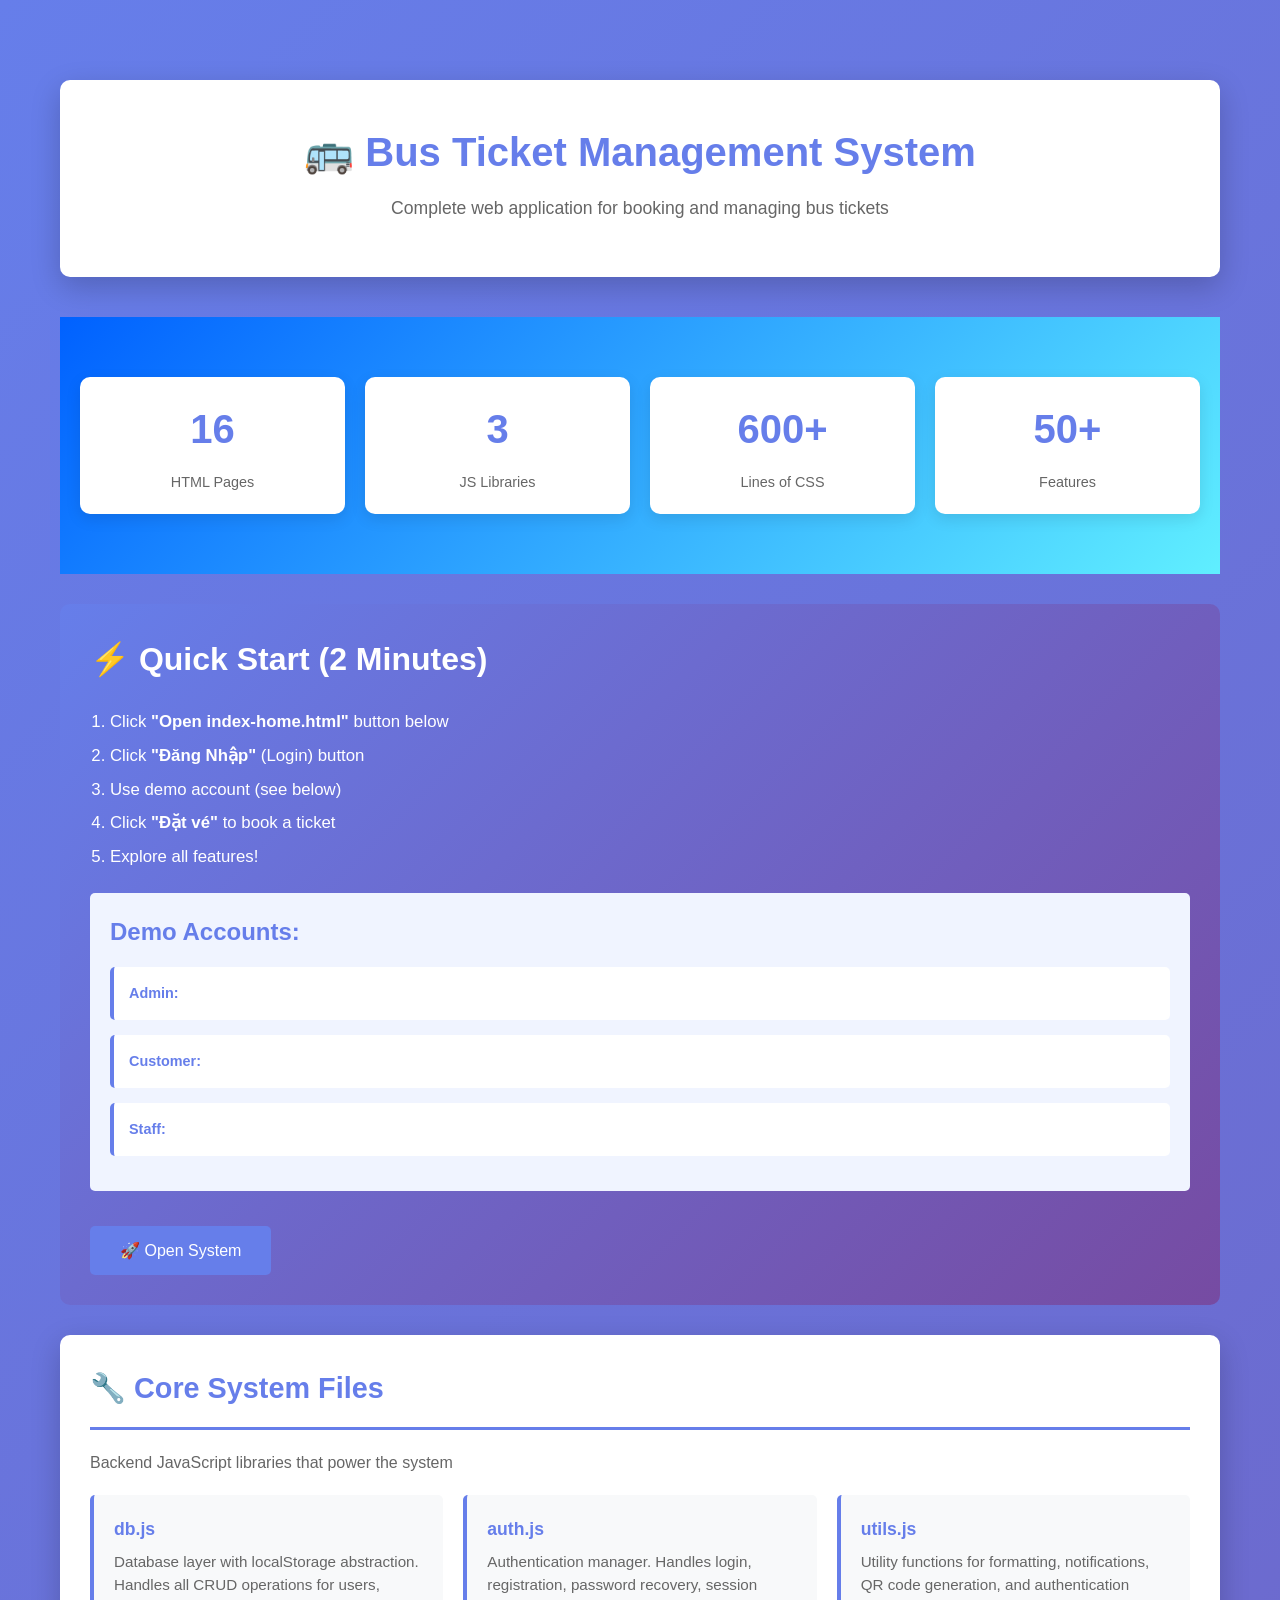
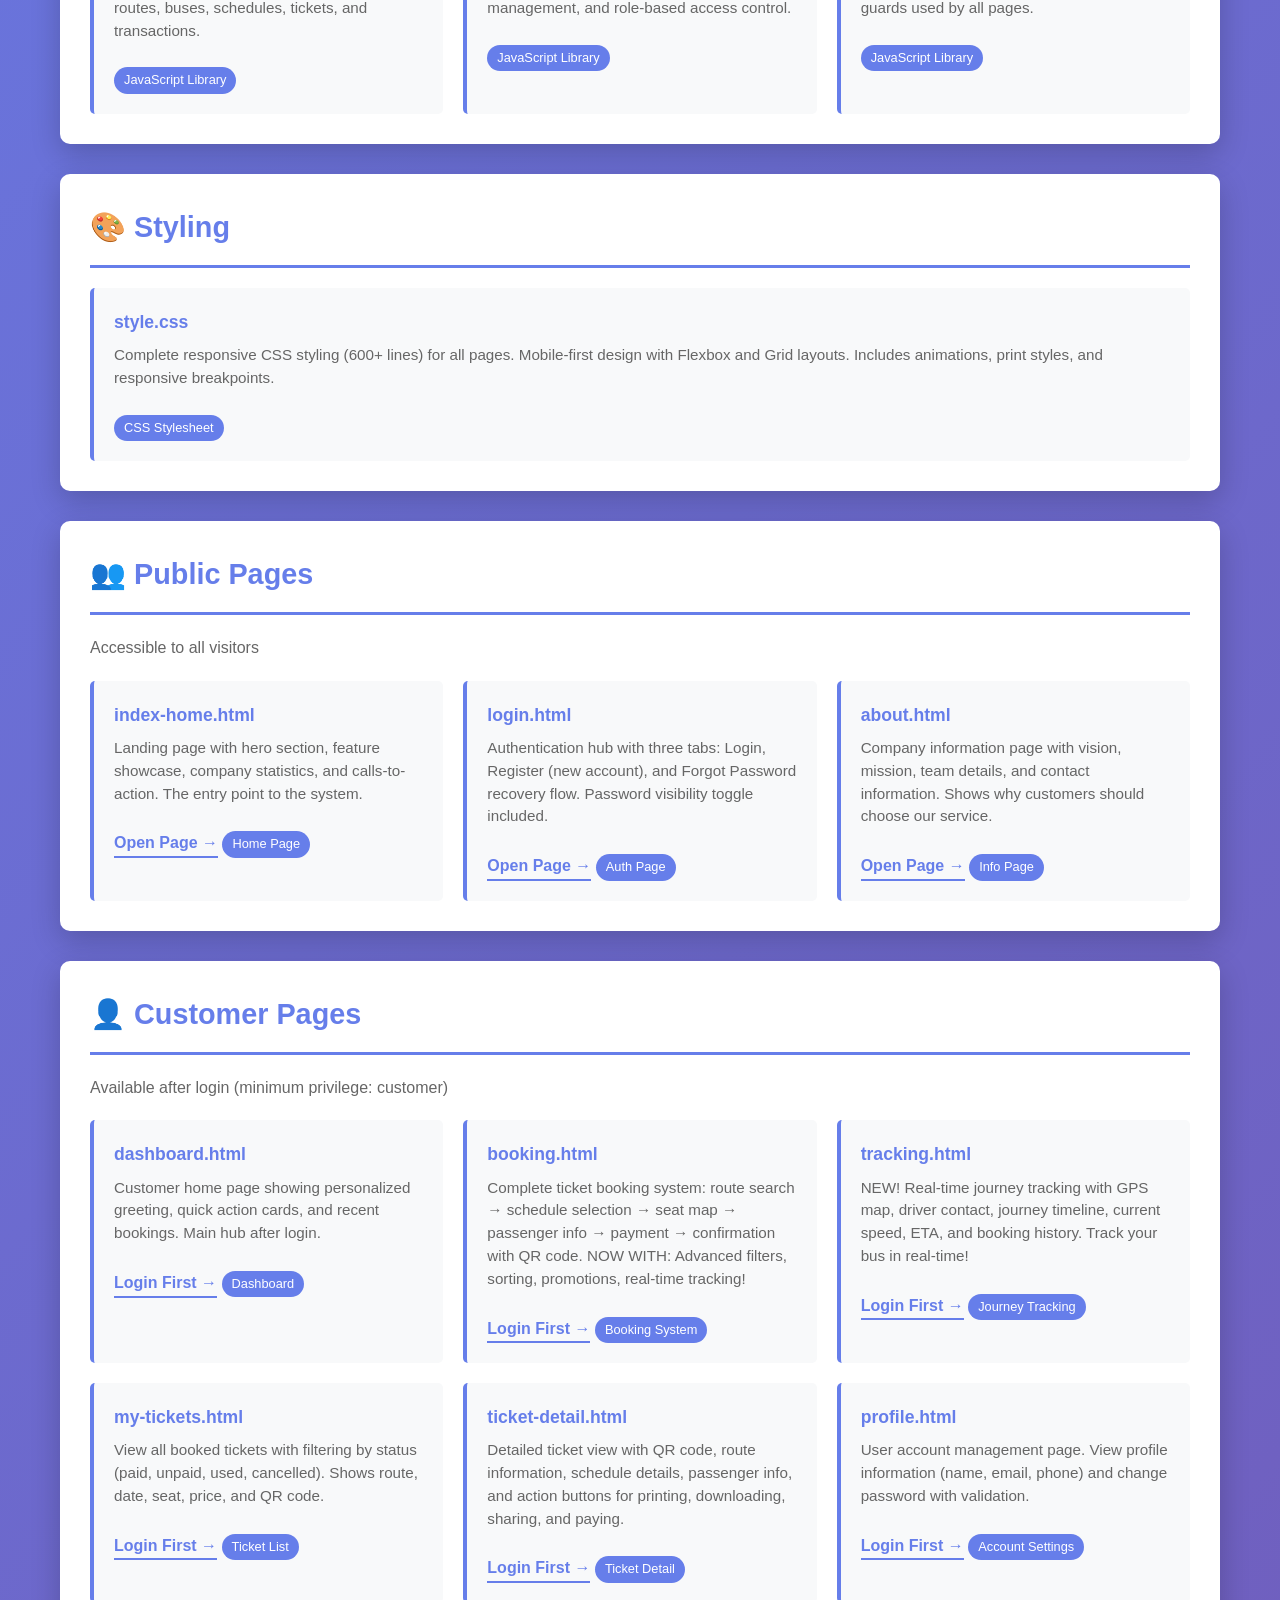
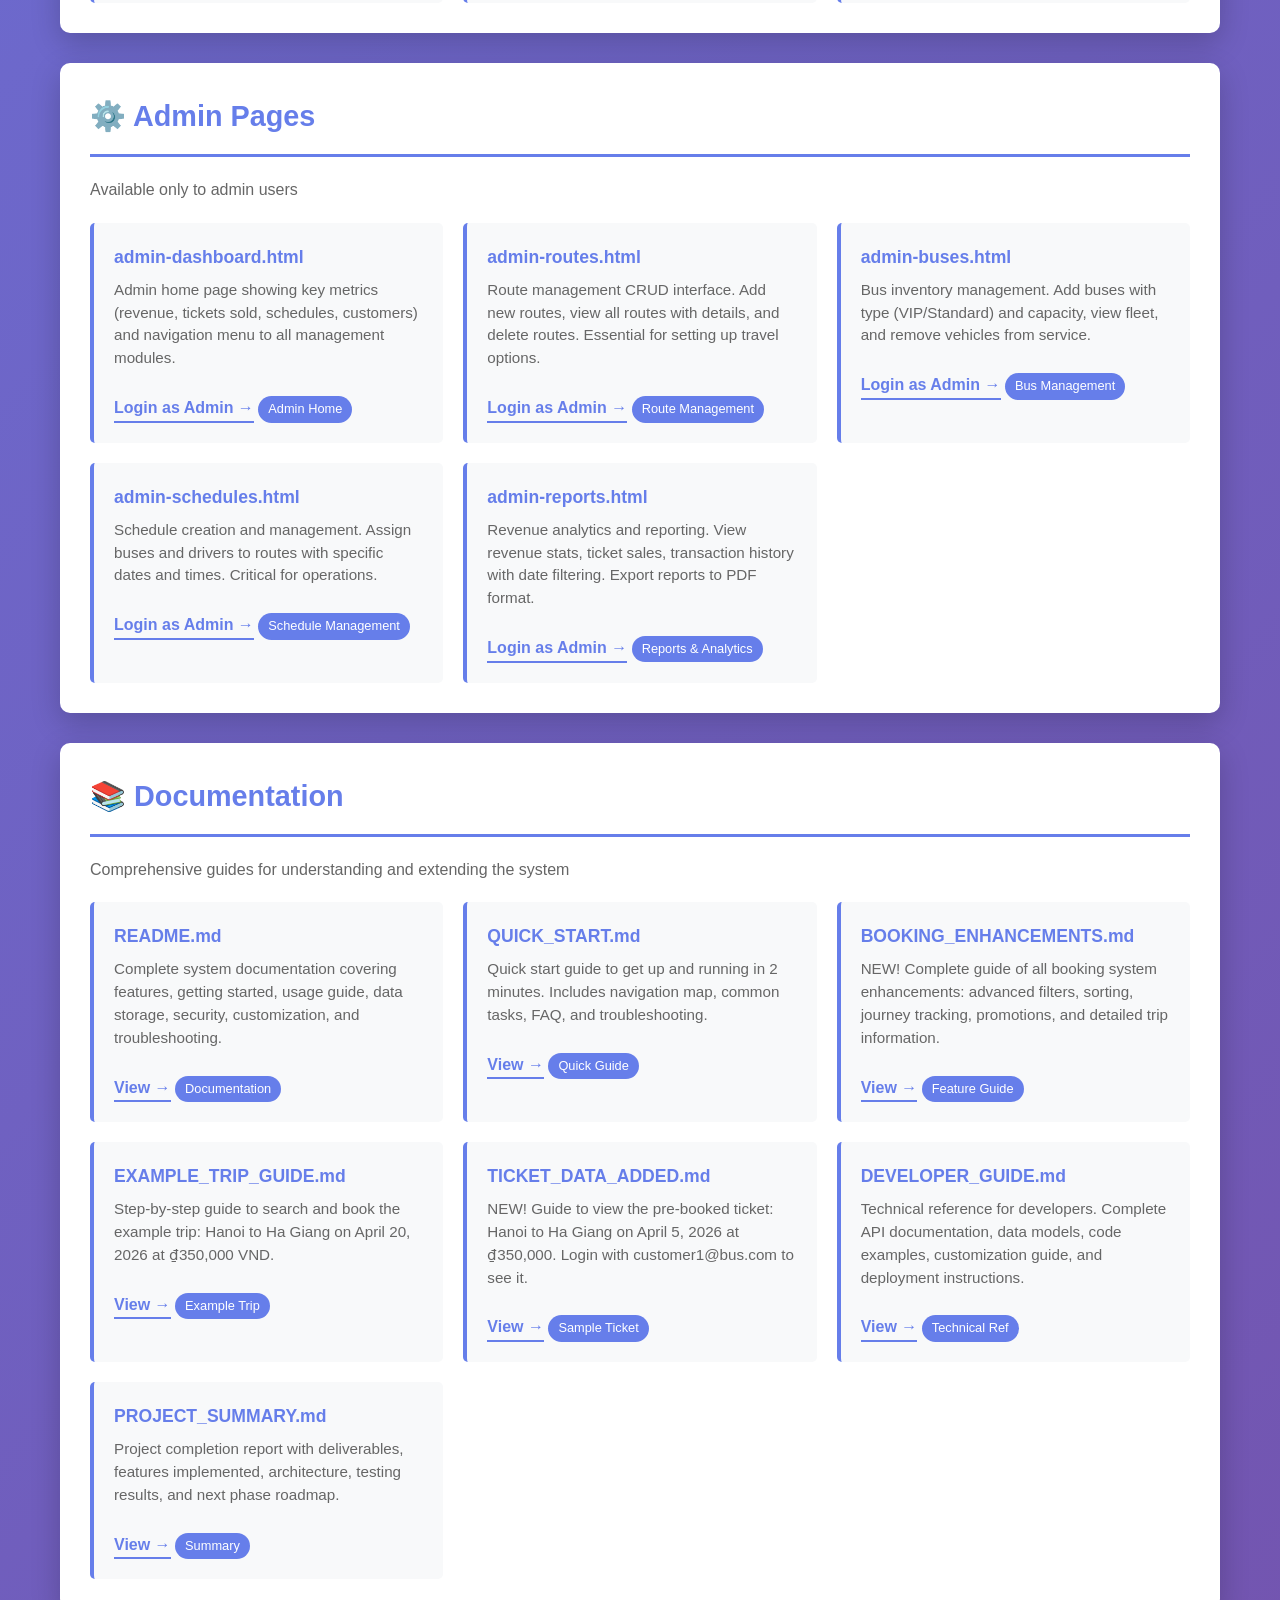
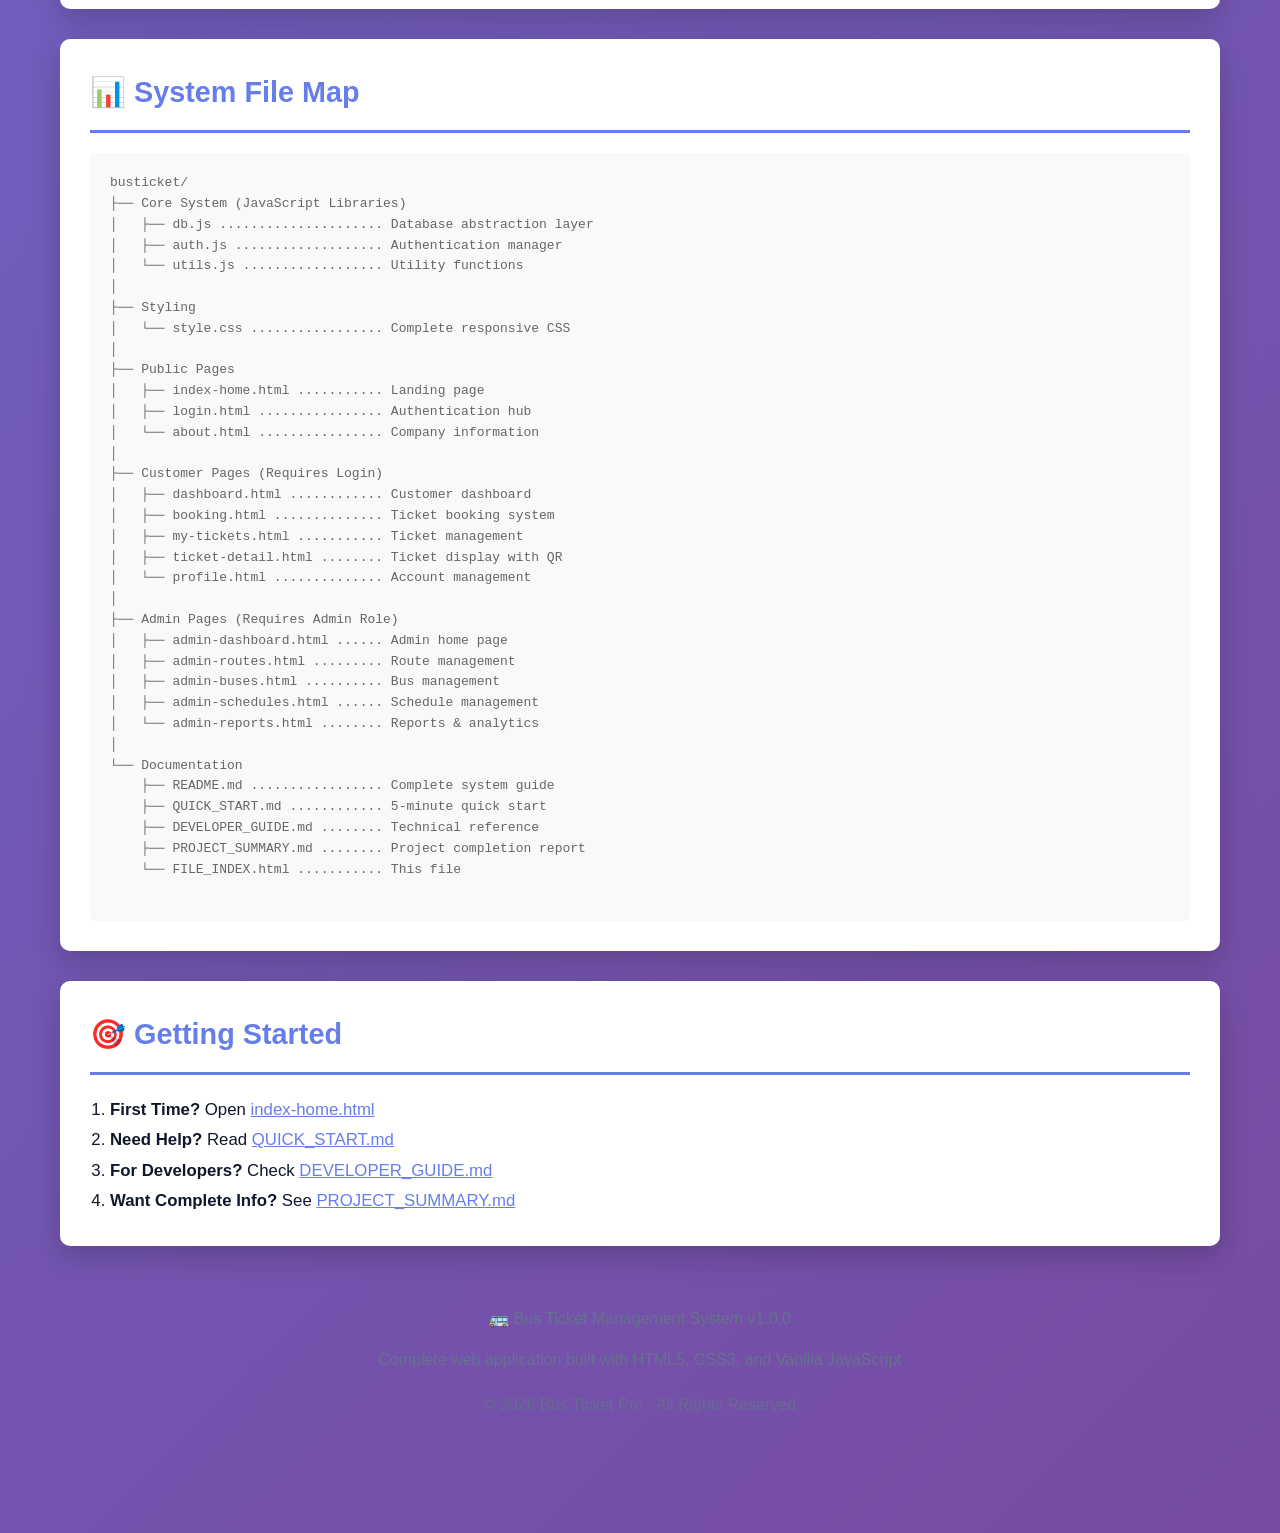
<file: index.html>
<!DOCTYPE html>
<html lang="en">
<head>
    <meta charset="UTF-8">
    <meta name="viewport" content="width=device-width, initial-scale=1.0">
    <title>Bus Ticket System - File Index</title>
    <link rel="stylesheet" href="style.css">
    <style>
        * {
            margin: 0;
            padding: 0;
            box-sizing: border-box;
        }
        body {
            font-family: 'Segoe UI', Tahoma, Geneva, Verdana, sans-serif;
            background: linear-gradient(135deg, #667eea 0%, #764ba2 100%);
            min-height: 100vh;
            padding: 40px 20px;
        }
        .container {
            max-width: 1200px;
            margin: 0 auto;
        }
        header {
            background: white;
            padding: 40px;
            border-radius: 10px;
            box-shadow: 0 10px 30px rgba(0,0,0,0.2);
            margin-bottom: 40px;
            text-align: center;
        }
        header h1 {
            color: #667eea;
            margin-bottom: 10px;
            font-size: 2.5em;
        }
        header p {
            color: #666;
            font-size: 1.1em;
        }
        .section {
            background: white;
            border-radius: 10px;
            padding: 30px;
            margin-bottom: 30px;
            box-shadow: 0 10px 30px rgba(0,0,0,0.2);
        }
        .section h2 {
            color: #667eea;
            border-bottom: 3px solid #667eea;
            padding-bottom: 15px;
            margin-bottom: 20px;
            font-size: 1.8em;
        }
        .file-list {
            display: grid;
            grid-template-columns: repeat(auto-fit, minmax(300px, 1fr));
            gap: 20px;
        }
        .file-item {
            background: #f8f9fa;
            padding: 20px;
            border-left: 4px solid #667eea;
            border-radius: 5px;
            transition: transform 0.2s, box-shadow 0.2s;
        }
        .file-item:hover {
            transform: translateY(-5px);
            box-shadow: 0 5px 20px rgba(102, 126, 234, 0.4);
        }
        .file-item h3 {
            color: #667eea;
            margin-bottom: 8px;
            font-size: 1.1em;
        }
        .file-item p {
            color: #666;
            font-size: 0.95em;
            line-height: 1.5;
        }
        .file-item .type {
            display: inline-block;
            background: #667eea;
            color: white;
            padding: 3px 10px;
            border-radius: 15px;
            font-size: 0.8em;
            margin-top: 10px;
        }
        .file-item a {
            display: inline-block;
            margin-top: 10px;
            color: #667eea;
            text-decoration: none;
            font-weight: bold;
            border-bottom: 2px solid #667eea;
            transition: all 0.2s;
        }
        .file-item a:hover {
            color: #764ba2;
            border-bottom-color: #764ba2;
        }
        .quick-start {
            background: linear-gradient(135deg, #667eea 0%, #764ba2 100%);
            color: white;
            padding: 30px;
            border-radius: 10px;
            margin-bottom: 30px;
        }
        .quick-start h2 {
            border-bottom-color: white;
            color: white;
            margin-bottom: 20px;
        }
        .quick-start ol {
            margin-left: 20px;
            line-height: 2;
            font-size: 1.05em;
        }
        .demo-accounts {
            background: #f0f4ff;
            padding: 20px;
            border-radius: 5px;
            margin-top: 20px;
            margin-bottom: 20px;
        }
        .demo-accounts h3 {
            color: #667eea;
            margin-bottom: 15px;
        }
        .account {
            display: flex;
            justify-content: space-around;
            margin-bottom: 15px;
            background: white;
            padding: 15px;
            border-radius: 5px;
            border-left: 4px solid #667eea;
        }
        .account div {
            flex: 1;
        }
        .account strong {
            color: #667eea;
        }
        footer {
            text-align: center;
            color: white;
            padding: 20px;
            margin-top: 40px;
        }
        .stats {
            display: grid;
            grid-template-columns: repeat(auto-fit, minmax(150px, 1fr));
            gap: 20px;
            margin-bottom: 30px;
        }
        .stat-box {
            background: white;
            padding: 20px;
            border-radius: 10px;
            text-align: center;
            box-shadow: 0 5px 15px rgba(0,0,0,0.1);
        }
        .stat-box .number {
            font-size: 2.5em;
            color: #667eea;
            font-weight: bold;
        }
        .stat-box .label {
            color: #666;
            margin-top: 10px;
            font-size: 0.9em;
        }
        .btn {
            display: inline-block;
            background: #667eea;
            color: white;
            padding: 12px 30px;
            border-radius: 5px;
            text-decoration: none;
            margin-top: 15px;
            transition: all 0.2s;
            border: none;
            cursor: pointer;
            font-size: 1em;
        }
        .btn:hover {
            background: #764ba2;
            transform: translateY(-2px);
            box-shadow: 0 5px 20px rgba(102, 126, 234, 0.4);
        }
    </style>
</head>
<body>
    <div class="container">
        <header>
            <h1>🚌 Bus Ticket Management System</h1>
            <p>Complete web application for booking and managing bus tickets</p>
        </header>

        <!-- Statistics -->
        <div class="stats">
            <div class="stat-box">
                <div class="number">16</div>
                <div class="label">HTML Pages</div>
            </div>
            <div class="stat-box">
                <div class="number">3</div>
                <div class="label">JS Libraries</div>
            </div>
            <div class="stat-box">
                <div class="number">600+</div>
                <div class="label">Lines of CSS</div>
            </div>
            <div class="stat-box">
                <div class="number">50+</div>
                <div class="label">Features</div>
            </div>
        </div>

        <!-- Quick Start -->
        <div class="quick-start">
            <h2>⚡ Quick Start (2 Minutes)</h2>
            <ol>
                <li>Click <strong>"Open index-home.html"</strong> button below</li>
                <li>Click <strong>"Đăng Nhập"</strong> (Login) button</li>
                <li>Use demo account (see below)</li>
                <li>Click <strong>"Đặt vé"</strong> to book a ticket</li>
                <li>Explore all features!</li>
            </ol>
            <div class="demo-accounts">
                <h3>Demo Accounts:</h3>
                <div class="account">
                    <div><strong>Admin:</strong></div>
                    <div>admin@bus.com</div>
                    <div>admin123</div>
                </div>
                <div class="account">
                    <div><strong>Customer:</strong></div>
                    <div>customer1@bus.com</div>
                    <div>customer123</div>
                </div>
                <div class="account">
                    <div><strong>Staff:</strong></div>
                    <div>staff@bus.com</div>
                    <div>staff123</div>
                </div>
            </div>
            <a href="index-home.html" class="btn">🚀 Open System</a>
        </div>

        <!-- Core System Files -->
        <div class="section">
            <h2>🔧 Core System Files</h2>
            <p style="margin-bottom: 20px; color: #666;">Backend JavaScript libraries that power the system</p>
            <div class="file-list">
                <div class="file-item">
                    <h3>db.js</h3>
                    <p>Database layer with localStorage abstraction. Handles all CRUD operations for users, routes, buses, schedules, tickets, and transactions.</p>
                    <span class="type">JavaScript Library</span>
                </div>
                <div class="file-item">
                    <h3>auth.js</h3>
                    <p>Authentication manager. Handles login, registration, password recovery, session management, and role-based access control.</p>
                    <span class="type">JavaScript Library</span>
                </div>
                <div class="file-item">
                    <h3>utils.js</h3>
                    <p>Utility functions for formatting, notifications, QR code generation, and authentication guards used by all pages.</p>
                    <span class="type">JavaScript Library</span>
                </div>
            </div>
        </div>

        <!-- Styling -->
        <div class="section">
            <h2>🎨 Styling</h2>
            <div class="file-list">
                <div class="file-item">
                    <h3>style.css</h3>
                    <p>Complete responsive CSS styling (600+ lines) for all pages. Mobile-first design with Flexbox and Grid layouts. Includes animations, print styles, and responsive breakpoints.</p>
                    <span class="type">CSS Stylesheet</span>
                </div>
            </div>
        </div>

        <!-- Public Pages -->
        <div class="section">
            <h2>👥 Public Pages</h2>
            <p style="margin-bottom: 20px; color: #666;">Accessible to all visitors</p>
            <div class="file-list">
                <div class="file-item">
                    <h3>index-home.html</h3>
                    <p>Landing page with hero section, feature showcase, company statistics, and calls-to-action. The entry point to the system.</p>
                    <a href="index-home.html">Open Page →</a>
                    <span class="type">Home Page</span>
                </div>
                <div class="file-item">
                    <h3>login.html</h3>
                    <p>Authentication hub with three tabs: Login, Register (new account), and Forgot Password recovery flow. Password visibility toggle included.</p>
                    <a href="login.html">Open Page →</a>
                    <span class="type">Auth Page</span>
                </div>
                <div class="file-item">
                    <h3>about.html</h3>
                    <p>Company information page with vision, mission, team details, and contact information. Shows why customers should choose our service.</p>
                    <a href="about.html">Open Page →</a>
                    <span class="type">Info Page</span>
                </div>
            </div>
        </div>

        <!-- Customer Pages -->
        <div class="section">
            <h2>👤 Customer Pages</h2>
            <p style="margin-bottom: 20px; color: #666;">Available after login (minimum privilege: customer)</p>
            <div class="file-list">
                <div class="file-item">
                    <h3>dashboard.html</h3>
                    <p>Customer home page showing personalized greeting, quick action cards, and recent bookings. Main hub after login.</p>
                    <a href="login.html">Login First →</a>
                    <span class="type">Dashboard</span>
                </div>
                <div class="file-item">
                    <h3>booking.html</h3>
                    <p>Complete ticket booking system: route search → schedule selection → seat map → passenger info → payment → confirmation with QR code. NOW WITH: Advanced filters, sorting, promotions, real-time tracking!</p>
                    <a href="login.html">Login First →</a>
                    <span class="type">Booking System</span>
                </div>
                <div class="file-item">
                    <h3>tracking.html</h3>
                    <p>NEW! Real-time journey tracking with GPS map, driver contact, journey timeline, current speed, ETA, and booking history. Track your bus in real-time!</p>
                    <a href="login.html">Login First →</a>
                    <span class="type">Journey Tracking</span>
                </div>
                <div class="file-item">
                    <h3>my-tickets.html</h3>
                    <p>View all booked tickets with filtering by status (paid, unpaid, used, cancelled). Shows route, date, seat, price, and QR code.</p>
                    <a href="login.html">Login First →</a>
                    <span class="type">Ticket List</span>
                </div>
                <div class="file-item">
                    <h3>ticket-detail.html</h3>
                    <p>Detailed ticket view with QR code, route information, schedule details, passenger info, and action buttons for printing, downloading, sharing, and paying.</p>
                    <a href="login.html">Login First →</a>
                    <span class="type">Ticket Detail</span>
                </div>
                <div class="file-item">
                    <h3>profile.html</h3>
                    <p>User account management page. View profile information (name, email, phone) and change password with validation.</p>
                    <a href="login.html">Login First →</a>
                    <span class="type">Account Settings</span>
                </div>
            </div>
        </div>

        <!-- Admin Pages -->
        <div class="section">
            <h2>⚙️ Admin Pages</h2>
            <p style="margin-bottom: 20px; color: #666;">Available only to admin users</p>
            <div class="file-list">
                <div class="file-item">
                    <h3>admin-dashboard.html</h3>
                    <p>Admin home page showing key metrics (revenue, tickets sold, schedules, customers) and navigation menu to all management modules.</p>
                    <a href="login.html">Login as Admin →</a>
                    <span class="type">Admin Home</span>
                </div>
                <div class="file-item">
                    <h3>admin-routes.html</h3>
                    <p>Route management CRUD interface. Add new routes, view all routes with details, and delete routes. Essential for setting up travel options.</p>
                    <a href="login.html">Login as Admin →</a>
                    <span class="type">Route Management</span>
                </div>
                <div class="file-item">
                    <h3>admin-buses.html</h3>
                    <p>Bus inventory management. Add buses with type (VIP/Standard) and capacity, view fleet, and remove vehicles from service.</p>
                    <a href="login.html">Login as Admin →</a>
                    <span class="type">Bus Management</span>
                </div>
                <div class="file-item">
                    <h3>admin-schedules.html</h3>
                    <p>Schedule creation and management. Assign buses and drivers to routes with specific dates and times. Critical for operations.</p>
                    <a href="login.html">Login as Admin →</a>
                    <span class="type">Schedule Management</span>
                </div>
                <div class="file-item">
                    <h3>admin-reports.html</h3>
                    <p>Revenue analytics and reporting. View revenue stats, ticket sales, transaction history with date filtering. Export reports to PDF format.</p>
                    <a href="login.html">Login as Admin →</a>
                    <span class="type">Reports & Analytics</span>
                </div>
            </div>
        </div>

        <!-- Documentation -->
        <div class="section">
            <h2>📚 Documentation</h2>
            <p style="margin-bottom: 20px; color: #666;">Comprehensive guides for understanding and extending the system</p>
            <div class="file-list">
                <div class="file-item">
                    <h3>README.md</h3>
                    <p>Complete system documentation covering features, getting started, usage guide, data storage, security, customization, and troubleshooting.</p>
                    <a href="README.md" target="_blank">View →</a>
                    <span class="type">Documentation</span>
                </div>
                <div class="file-item">
                    <h3>QUICK_START.md</h3>
                    <p>Quick start guide to get up and running in 2 minutes. Includes navigation map, common tasks, FAQ, and troubleshooting.</p>
                    <a href="QUICK_START.md" target="_blank">View →</a>
                    <span class="type">Quick Guide</span>
                </div>
                <div class="file-item">
                    <h3>BOOKING_ENHANCEMENTS.md</h3>
                    <p>NEW! Complete guide of all booking system enhancements: advanced filters, sorting, journey tracking, promotions, and detailed trip information.</p>
                    <a href="BOOKING_ENHANCEMENTS.md" target="_blank">View →</a>
                    <span class="type">Feature Guide</span>
                </div>
                <div class="file-item">
                    <h3>EXAMPLE_TRIP_GUIDE.md</h3>
                    <p>Step-by-step guide to search and book the example trip: Hanoi to Ha Giang on April 20, 2026 at ₫350,000 VND.</p>
                    <a href="EXAMPLE_TRIP_GUIDE.md" target="_blank">View →</a>
                    <span class="type">Example Trip</span>
                </div>
                <div class="file-item">
                    <h3>TICKET_DATA_ADDED.md</h3>
                    <p>NEW! Guide to view the pre-booked ticket: Hanoi to Ha Giang on April 5, 2026 at ₫350,000. Login with customer1@bus.com to see it.</p>
                    <a href="TICKET_DATA_ADDED.md" target="_blank">View →</a>
                    <span class="type">Sample Ticket</span>
                </div>
                <div class="file-item">
                    <h3>DEVELOPER_GUIDE.md</h3>
                    <p>Technical reference for developers. Complete API documentation, data models, code examples, customization guide, and deployment instructions.</p>
                    <a href="DEVELOPER_GUIDE.md" target="_blank">View →</a>
                    <span class="type">Technical Ref</span>
                </div>
                <div class="file-item">
                    <h3>PROJECT_SUMMARY.md</h3>
                    <p>Project completion report with deliverables, features implemented, architecture, testing results, and next phase roadmap.</p>
                    <a href="PROJECT_SUMMARY.md" target="_blank">View →</a>
                    <span class="type">Summary</span>
                </div>
            </div>
        </div>

        <!-- File Navigation Chart -->
        <div class="section">
            <h2>📊 System File Map</h2>
            <pre style="background: #f8f9fa; padding: 20px; border-radius: 5px; overflow-x: auto; color: #666;">
busticket/
├── Core System (JavaScript Libraries)
│   ├── db.js ..................... Database abstraction layer
│   ├── auth.js ................... Authentication manager
│   └── utils.js .................. Utility functions
│
├── Styling
│   └── style.css ................. Complete responsive CSS
│
├── Public Pages
│   ├── index-home.html ........... Landing page
│   ├── login.html ................ Authentication hub
│   └── about.html ................ Company information
│
├── Customer Pages (Requires Login)
│   ├── dashboard.html ............ Customer dashboard
│   ├── booking.html .............. Ticket booking system
│   ├── my-tickets.html ........... Ticket management
│   ├── ticket-detail.html ........ Ticket display with QR
│   └── profile.html .............. Account management
│
├── Admin Pages (Requires Admin Role)
│   ├── admin-dashboard.html ...... Admin home page
│   ├── admin-routes.html ......... Route management
│   ├── admin-buses.html .......... Bus management
│   ├── admin-schedules.html ...... Schedule management
│   └── admin-reports.html ........ Reports & analytics
│
└── Documentation
    ├── README.md ................. Complete system guide
    ├── QUICK_START.md ............ 5-minute quick start
    ├── DEVELOPER_GUIDE.md ........ Technical reference
    ├── PROJECT_SUMMARY.md ........ Project completion report
    └── FILE_INDEX.html ........... This file
            </pre>
        </div>

        <!-- Getting Started -->
        <div class="section">
            <h2>🎯 Getting Started</h2>
            <ol style="line-height: 1.8; font-size: 1.05em; margin-left: 20px;">
                <li><strong>First Time?</strong> Open <a href="index-home.html" style="color: #667eea; text-decoration: underline;">index-home.html</a></li>
                <li><strong>Need Help?</strong> Read <a href="QUICK_START.md" style="color: #667eea; text-decoration: underline;">QUICK_START.md</a></li>
                <li><strong>For Developers?</strong> Check <a href="DEVELOPER_GUIDE.md" style="color: #667eea; text-decoration: underline;">DEVELOPER_GUIDE.md</a></li>
                <li><strong>Want Complete Info?</strong> See <a href="PROJECT_SUMMARY.md" style="color: #667eea; text-decoration: underline;">PROJECT_SUMMARY.md</a></li>
            </ol>
        </div>

        <footer>
            <p>🚌 Bus Ticket Management System v1.0.0</p>
            <p>Complete web application built with HTML5, CSS3, and Vanilla JavaScript</p>
            <p style="margin-top: 20px; opacity: 0.8;">© 2026 Bus Ticket Pro · All Rights Reserved</p>
        </footer>
    </div>
</body>
</html>
</file>
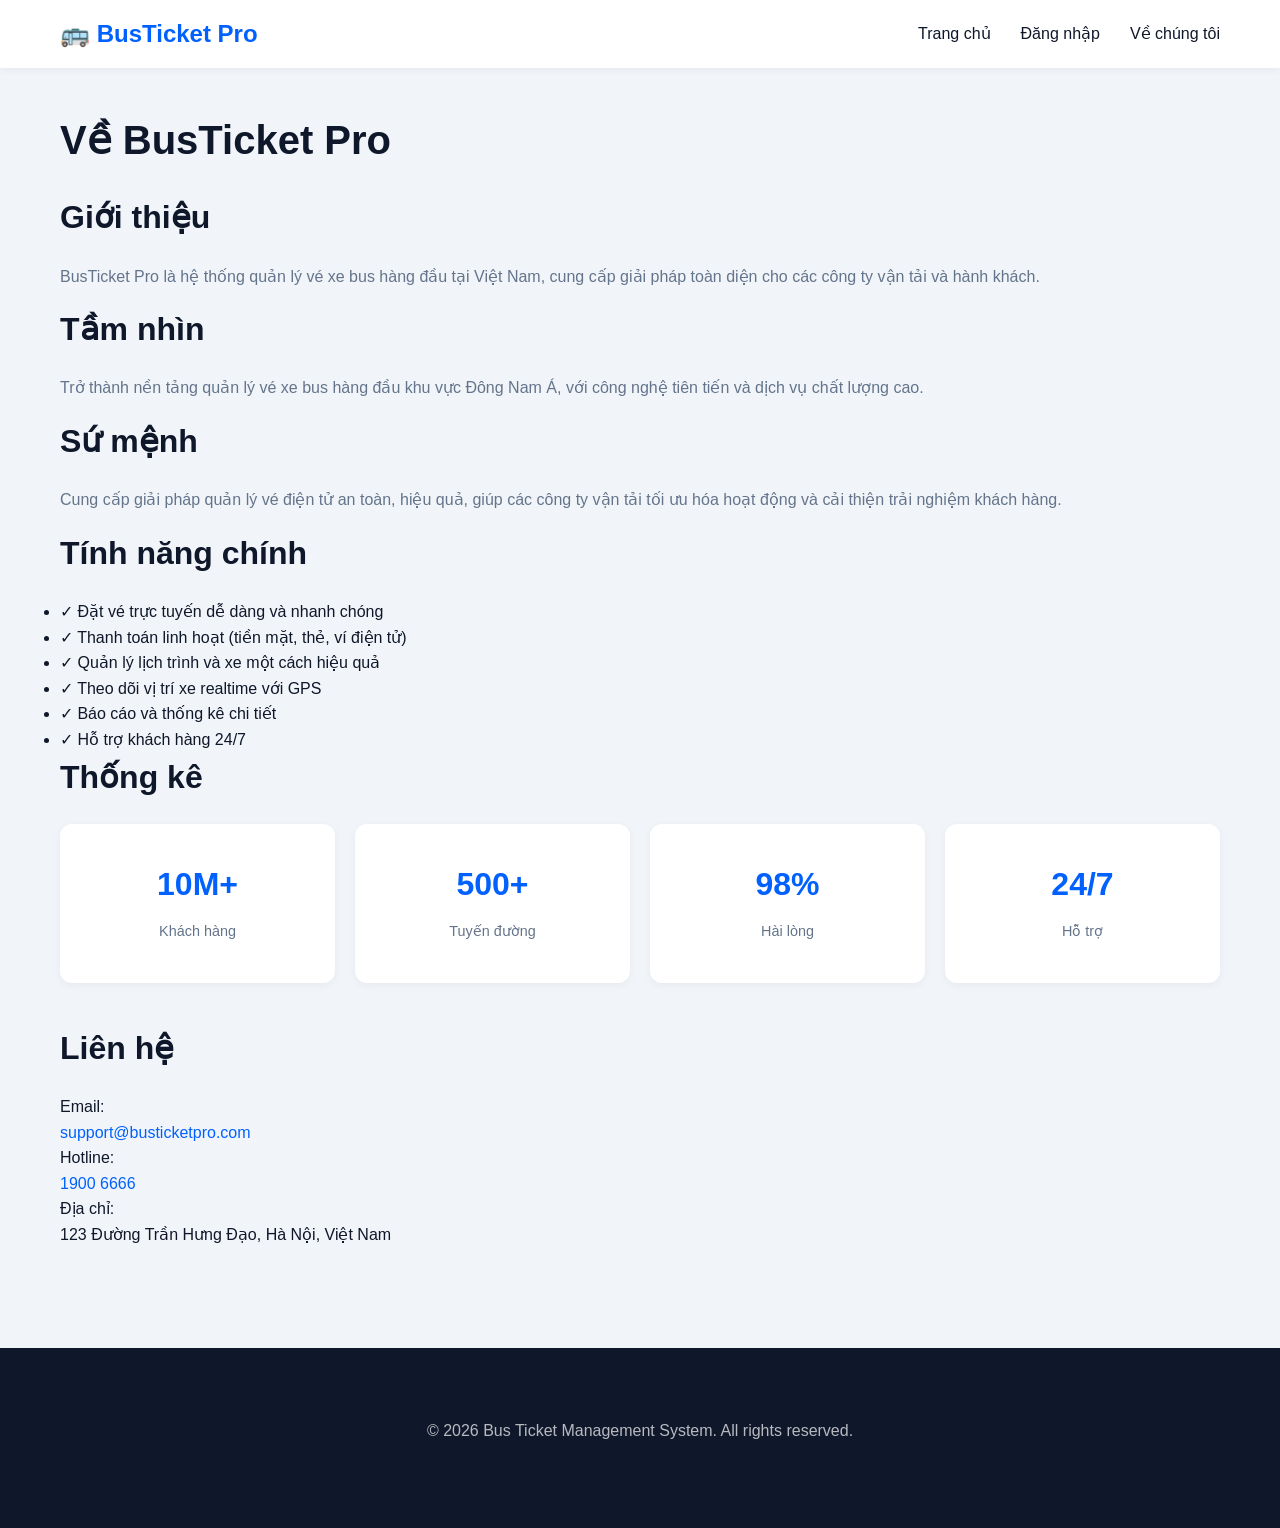
<file: about.html>
<!DOCTYPE html>
<html lang="vi">
<head>
    <meta charset="UTF-8">
    <meta name="viewport" content="width=device-width, initial-scale=1.0">
    <meta name="description" content="Về BusTicket Pro - Hệ thống quản lý vé xe bus hàng đầu tại Việt Nam">
    <title>Về chúng tôi - Bus Ticket Management</title>
    <link rel="stylesheet" href="style.css">
</head>
<body>
    <!-- Navigation -->
    <nav class="navbar" role="navigation" aria-label="Main navigation">
        <div class="nav-container">
            <a href="index-home.html" class="logo" aria-label="BusTicket Pro Home">🚌 BusTicket Pro</a>
            <ul class="nav-links">
                <li><a href="index-home.html">Trang chủ</a></li>
                <li><a href="login.html">Đăng nhập</a></li>
                <li><a href="about.html" aria-current="page">Về chúng tôi</a></li>
            </ul>
        </div>
    </nav>

    <!-- Main Content -->
    <main class="container">
        <h1 class="page-title">Về BusTicket Pro</h1>

        <article class="about-section">
            <section class="about-content">
                <h2>Giới thiệu</h2>
                <p>BusTicket Pro là hệ thống quản lý vé xe bus hàng đầu tại Việt Nam, cung cấp giải pháp toàn diện cho các công ty vận tải và hành khách.</p>
            </section>

            <section class="about-content">
                <h2>Tầm nhìn</h2>
                <p>Trở thành nền tảng quản lý vé xe bus hàng đầu khu vực Đông Nam Á, với công nghệ tiên tiến và dịch vụ chất lượng cao.</p>
            </section>

            <section class="about-content">
                <h2>Sứ mệnh</h2>
                <p>Cung cấp giải pháp quản lý vé điện tử an toàn, hiệu quả, giúp các công ty vận tải tối ưu hóa hoạt động và cải thiện trải nghiệm khách hàng.</p>
            </section>

            <section class="about-content">
                <h2>Tính năng chính</h2>
                <ul class="features-list">
                    <li>✓ Đặt vé trực tuyến dễ dàng và nhanh chóng</li>
                    <li>✓ Thanh toán linh hoạt (tiền mặt, thẻ, ví điện tử)</li>
                    <li>✓ Quản lý lịch trình và xe một cách hiệu quả</li>
                    <li>✓ Theo dõi vị trí xe realtime với GPS</li>
                    <li>✓ Báo cáo và thống kê chi tiết</li>
                    <li>✓ Hỗ trợ khách hàng 24/7</li>
                </ul>
            </section>

            <section class="about-content">
                <h2>Thống kê</h2>
                <div class="stats-grid">
                    <div class="stat-box">
                        <p class="stat-value">10M+</p>
                        <p class="stat-label">Khách hàng</p>
                    </div>
                    <div class="stat-box">
                        <p class="stat-value">500+</p>
                        <p class="stat-label">Tuyến đường</p>
                    </div>
                    <div class="stat-box">
                        <p class="stat-value">98%</p>
                        <p class="stat-label">Hài lòng</p>
                    </div>
                    <div class="stat-box">
                        <p class="stat-value">24/7</p>
                        <p class="stat-label">Hỗ trợ</p>
                    </div>
                </div>
            </section>

            <section class="about-content">
                <h2>Liên hệ</h2>
                <dl class="contact-info">
                    <dt>Email:</dt>
                    <dd><a href="mailto:support@busticketpro.com">support@busticketpro.com</a></dd>
                    <dt>Hotline:</dt>
                    <dd><a href="tel:+841900666600">1900 6666</a></dd>
                    <dt>Địa chỉ:</dt>
                    <dd>123 Đường Trần Hưng Đạo, Hà Nội, Việt Nam</dd>
                </dl>
            </section>
        </article>
    </main>

    <!-- Footer -->
    <footer class="footer" role="contentinfo">
        <div class="container">
            <p>&copy; 2026 Bus Ticket Management System. All rights reserved.</p>
        </div>
    </footer>

    <!-- Scripts -->
    <script src="auth.js" defer></script>
    <script src="utils.js" defer></script>
</body>
</html>
</file>
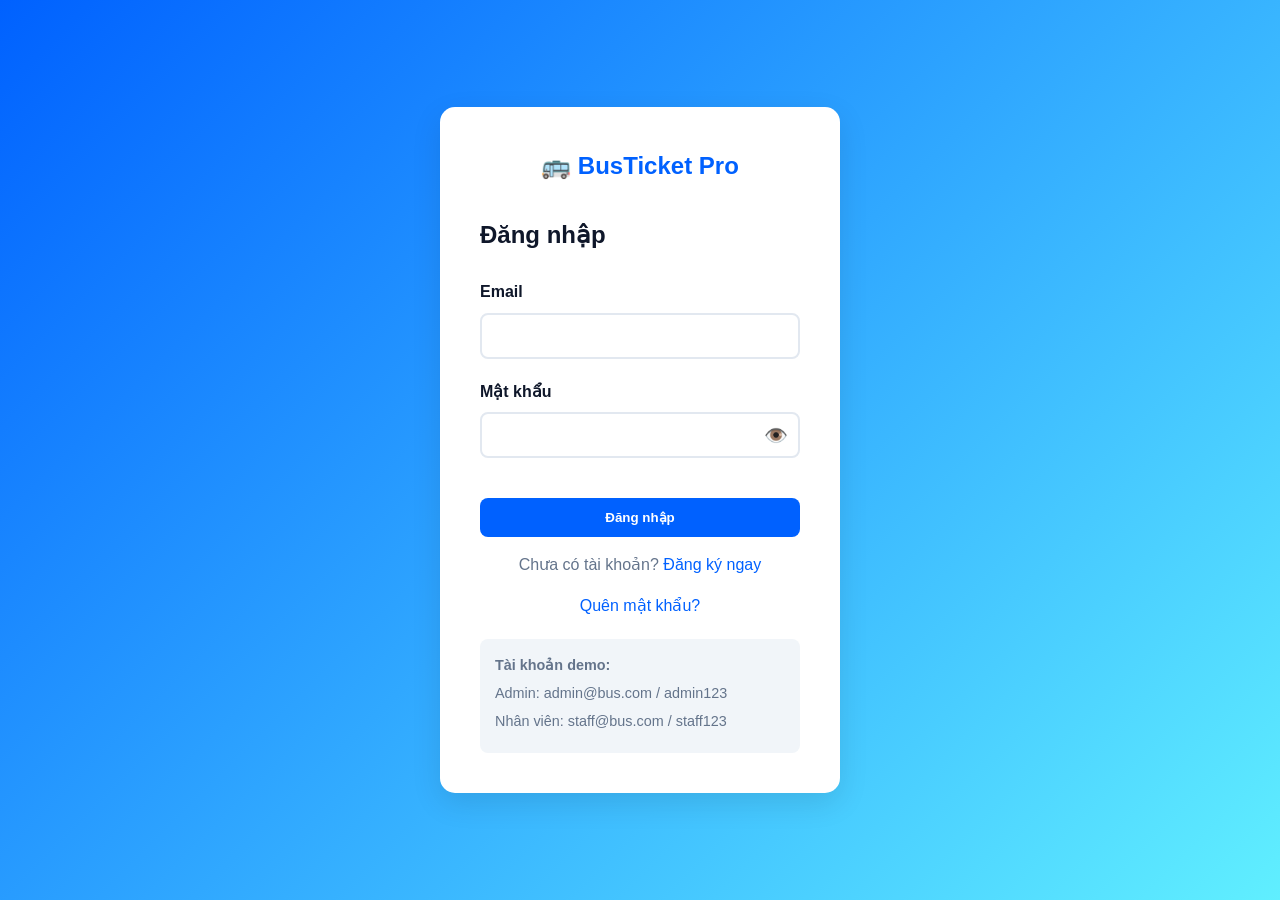
<file: admin-buses.html>
<!DOCTYPE html>
<html lang="vi">
<head>
    <meta charset="UTF-8">
    <meta name="viewport" content="width=device-width, initial-scale=1.0">
    <title>Quản lý xe - Admin</title>
    <link rel="stylesheet" href="style.css">
</head>
<body>
    <nav class="navbar">
        <div class="nav-container">
            <a href="admin-dashboard.html" class="logo">🚌 BusTicket Admin</a>
            <ul class="nav-links">
                <li><a href="admin-dashboard.html">Dashboard</a></li>
                <li><a href="admin-routes.html">Tuyến đường</a></li>
                <li><a href="admin-buses.html">Xe</a></li>
                <li><a href="admin-schedules.html">Lịch trình</a></li>
                <li><a href="admin-tickets.html">Vé</a></li>
                <li><a href="admin-reports.html">Báo cáo</a></li>
                <li><a onclick="logout()" style="cursor: pointer;">Đăng xuất</a></li>
            </ul>
        </div>
    </nav>

    <div class="container">
        <h1>Quản lý xe buýt</h1>

        <div class="admin-form" style="margin-bottom: 40px;">
            <h2>Thêm xe mới</h2>
            <form id="addBusForm">
                <div class="form-row">
                    <div class="form-group">
                        <label>Biển số</label>
                        <input type="text" id="busPlate" placeholder="29A-123456" required>
                    </div>
                    <div class="form-group">
                        <label>Loại xe</label>
                        <select id="busType" required>
                            <option value="">-- Chọn loại --</option>
                            <option value="VIP">VIP</option>
                            <option value="Limousine">Limousine</option>
                            <option value="Giường nằm">Giường nằm</option>
                        </select>
                    </div>
                </div>
                <div class="form-row">
                    <div class="form-group">
                        <label>Sức chứa (chỗ)</label>
                        <input type="number" id="busCapacity" min="20" max="60" required>
                    </div>
                    <div class="form-group">
                        <label>Trạng thái</label>
                        <select id="busStatus" required>
                            <option value="active">Hoạt động</option>
                            <option value="maintenance">Bảo dưỡng</option>
                            <option value="inactive">Ngưng hoạt động</option>
                        </select>
                    </div>
                </div>
                <button type="submit" class="btn-primary">Thêm xe</button>
            </form>
        </div>

        <h2>Danh sách xe</h2>
        <div id="busesList"></div>
    </div>

    <script src="db.js"></script>
    <script src="auth.js"></script>
    <script src="utils.js"></script>
    <script>
        if (!checkAdminAuth()) exit;

        function loadBuses() {
            const buses = JSON.parse(localStorage.getItem('buses'));
            let html = '<table class="table"><thead><tr><th>Biển số</th><th>Loại xe</th><th>Sức chứa</th><th>Trạng thái</th><th>Hành động</th></tr></thead><tbody>';
            
            buses.forEach(bus => {
                html += `
                    <tr>
                        <td>${bus.licensePlate}</td>
                        <td>${bus.type}</td>
                        <td>${bus.capacity}</td>
                        <td><span class="badge badge-${bus.status}">${bus.status}</span></td>
                        <td>
                            <button onclick="deleteBus(${bus.id})" class="btn-small btn-danger">Xóa</button>
                        </td>
                    </tr>
                `;
            });
            
            html += '</tbody></table>';
            document.getElementById('busesList').innerHTML = html;
        }

        function deleteBus(busId) {
            if (confirm('Bạn có chắc chắn muốn xóa xe này?')) {
                const buses = JSON.parse(localStorage.getItem('buses'));
                const filtered = buses.filter(b => b.id !== busId);
                localStorage.setItem('buses', JSON.stringify(filtered));
                showNotification('Xe đã được xóa');
                loadBuses();
            }
        }

        document.getElementById('addBusForm').addEventListener('submit', function(e) {
            e.preventDefault();
            
            const buses = JSON.parse(localStorage.getItem('buses'));
            const newBus = {
                id: Date.now(),
                licensePlate: document.getElementById('busPlate').value,
                type: document.getElementById('busType').value,
                capacity: parseInt(document.getElementById('busCapacity').value),
                status: document.getElementById('busStatus').value,
                driver: null
            };
            
            buses.push(newBus);
            localStorage.setItem('buses', JSON.stringify(buses));
            showNotification('Xe đã được thêm');
            this.reset();
            loadBuses();
        });

        loadBuses();
    </script>
</body>
</html>
</file>
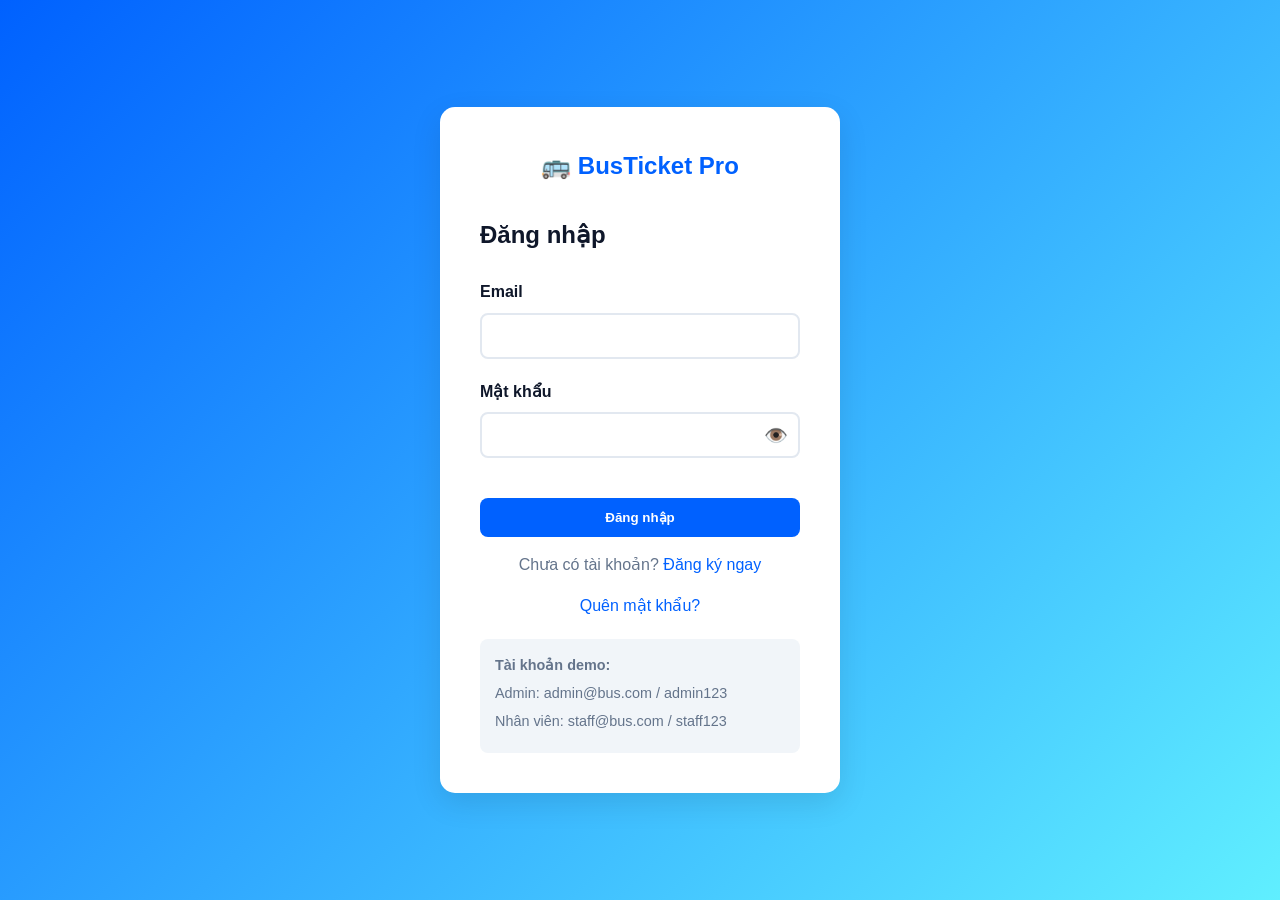
<file: admin-dashboard.html>
<!DOCTYPE html>
<html lang="vi">
<head>
    <meta charset="UTF-8">
    <meta name="viewport" content="width=device-width, initial-scale=1.0">
    <title>Admin Dashboard - Bus Ticket Management</title>
    <link rel="stylesheet" href="style.css">
</head>
<body>
    <nav class="navbar">
        <div class="nav-container">
            <a href="admin-dashboard.html" class="logo">🚌 BusTicket Admin</a>
            <ul class="nav-links">
                <li><a href="admin-dashboard.html">Dashboard</a></li>
                <li><a href="admin-routes.html">Tuyến đường</a></li>
                <li><a href="admin-buses.html">Xe</a></li>
                <li><a href="admin-schedules.html">Lịch trình</a></li>
                <li><a href="admin-tickets.html">Vé</a></li>
                <li><a href="admin-reports.html">Báo cáo</a></li>
                <li><a onclick="logout()" style="cursor: pointer;">Đăng xuất</a></li>
            </ul>
        </div>
    </nav>

    <div class="container">
        <h1>Admin Dashboard</h1>

        <div class="stats-grid">
            <div class="stat-box">
                <h3>💳 Doanh thu</h3>
                <p class="stat-value" id="totalRevenue">0đ</p>
                <p class="stat-label">Tháng này</p>
            </div>
            <div class="stat-box">
                <h3>🎫 Vé bán</h3>
                <p class="stat-value" id="totalTickets">0</p>
                <p class="stat-label">Tổng cộng</p>
            </div>
            <div class="stat-box">
                <h3>🚌 Chuyến đi</h3>
                <p class="stat-value" id="totalSchedules">0</p>
                <p class="stat-label">Đang hoạt động</p>
            </div>
            <div class="stat-box">
                <h3>👥 Khách hàng</h3>
                <p class="stat-value" id="totalCustomers">0</p>
                <p class="stat-label">Đã đăng ký</p>
            </div>
        </div>

        <div style="margin-top: 40px;">
            <h2>Biểu đồ & hiệu suất</h2>
            <div class="charts-grid" style="display: grid; grid-template-columns: repeat(auto-fit, minmax(280px, 1fr)); gap: 24px; margin-top: 20px;">
                <div class="chart-card" style="background: white; padding: 24px; border-radius: 12px; box-shadow: var(--shadow-sm);">
                    <h3>Doanh thu theo ngày</h3>
                    <canvas id="revenueChart" width="400" height="260"></canvas>
                </div>
                <div class="chart-card" style="background: white; padding: 24px; border-radius: 12px; box-shadow: var(--shadow-sm);">
                    <h3>Trạng thái vé</h3>
                    <canvas id="ticketStatusChart" width="400" height="260"></canvas>
                </div>
            </div>
        </div>

        <div style="margin-top: 40px;">
            <h2>Bản đồ điều hành</h2>
            <div class="admin-menu">
                <a href="admin-routes.html" class="admin-menu-item">
                    <h3>📍 Quản lý tuyến đường</h3>
                    <p>Thêm, sửa, xóa tuyến đường</p>
                </a>
                <a href="admin-buses.html" class="admin-menu-item">
                    <h3>🚐 Quản lý xe</h3>
                    <p>Quản lý thông tin xe buýt</p>
                </a>
                <a href="admin-schedules.html" class="admin-menu-item">
                    <h3>📅 Quản lý lịch trình</h3>
                    <p>Tạo và quản lý lịch đi của xe</p>
                </a>
                <a href="admin-tickets.html" class="admin-menu-item">
                    <h3>🎫 Quản lý vé</h3>
                    <p>Xem và cập nhật trạng thái vé</p>
                </a>
                <a href="admin-reports.html" class="admin-menu-item">
                    <h3>📊 Báo cáo & thống kê</h3>
                    <p>Xem doanh thu, thống kê bán vé</p>
                </a>
            </div>
        </div>
    </div>

    <script src="db.js"></script>
    <script src="auth.js"></script>
    <script src="utils.js"></script>
    <script>
        if (!checkAdminAuth()) exit;

        // Load statistics
        const stats = db.getRevenueStats();
        document.getElementById('totalRevenue').textContent = formatCurrency(stats.totalRevenue);
        document.getElementById('totalTickets').textContent = db.getTickets().length;
        document.getElementById('totalSchedules').textContent = db.getSchedules().length;
        
        const users = JSON.parse(localStorage.getItem('users'));
        const customers = users.filter(u => u.role === 'customer');
        document.getElementById('totalCustomers').textContent = customers.length;

        renderAdminCharts();

        function renderAdminCharts() {
            const transactions = JSON.parse(localStorage.getItem('transactions')) || [];
            const tickets = db.getTickets();

            const revenueByDay = {};
            transactions.forEach(tx => {
                const dateKey = tx.timestamp.split(' ')[0];
                revenueByDay[dateKey] = (revenueByDay[dateKey] || 0) + tx.amount;
            });

            const revenueLabels = Object.keys(revenueByDay).sort();
            const revenueValues = revenueLabels.map(label => revenueByDay[label]);
            drawLineChart('revenueChart', revenueLabels, revenueValues, '#4f46e5');

            const statusCounts = tickets.reduce((acc, ticket) => {
                acc[ticket.status] = (acc[ticket.status] || 0) + 1;
                return acc;
            }, {});

            const statusLabels = ['paid', 'unpaid', 'used', 'cancelled'];
            const ticketValues = statusLabels.map(status => statusCounts[status] || 0);
            drawBarChart('ticketStatusChart', statusLabels.map(label => label.toUpperCase()), ticketValues, '#16a34a');
        }

        function drawLineChart(canvasId, labels, values, color) {
            const canvas = document.getElementById(canvasId);
            const ctx = canvas.getContext('2d');
            const width = canvas.width;
            const height = canvas.height;
            const padding = 40;
            ctx.clearRect(0, 0, width, height);

            if (labels.length === 0) {
                ctx.fillStyle = '#444';
                ctx.fillText('Không có dữ liệu doanh thu', padding, height / 2);
                return;
            }

            const maxValue = Math.max(...values, 1);
            const xStep = (width - padding * 2) / Math.max(labels.length - 1, 1);
            const yScale = (height - padding * 2) / maxValue;

            ctx.strokeStyle = color;
            ctx.lineWidth = 3;
            ctx.beginPath();

            values.forEach((value, index) => {
                const x = padding + index * xStep;
                const y = height - padding - value * yScale;
                if (index === 0) {
                    ctx.moveTo(x, y);
                } else {
                    ctx.lineTo(x, y);
                }
                ctx.fillStyle = color;
                ctx.beginPath();
                ctx.arc(x, y, 4, 0, Math.PI * 2);
                ctx.fill();
            });
            ctx.stroke();

            ctx.fillStyle = '#444';
            ctx.font = '12px Arial';
            labels.forEach((label, index) => {
                const x = padding + index * xStep;
                ctx.fillText(label, x - 18, height - padding + 20);
            });

            ctx.textAlign = 'right';
            ctx.fillText(formatCurrency(maxValue), width - padding, padding);
        }

        function drawBarChart(canvasId, labels, values, color) {
            const canvas = document.getElementById(canvasId);
            const ctx = canvas.getContext('2d');
            const width = canvas.width;
            const height = canvas.height;
            const padding = 40;
            ctx.clearRect(0, 0, width, height);

            const maxValue = Math.max(...values, 1);
            const barWidth = (width - padding * 2) / values.length * 0.7;

            labels.forEach((label, index) => {
                const x = padding + index * ((width - padding * 2) / values.length) + barWidth * 0.15;
                const barHeight = (height - padding * 2) * (values[index] / maxValue);
                ctx.fillStyle = color;
                ctx.fillRect(x, height - padding - barHeight, barWidth, barHeight);
                ctx.fillStyle = '#444';
                ctx.fillText(values[index], x + barWidth / 2 - 10, height - padding - barHeight - 8);
                ctx.fillText(label, x + barWidth / 2 - 10, height - padding + 16);
            });
        }
    </script>
</body>
</html>
</file>
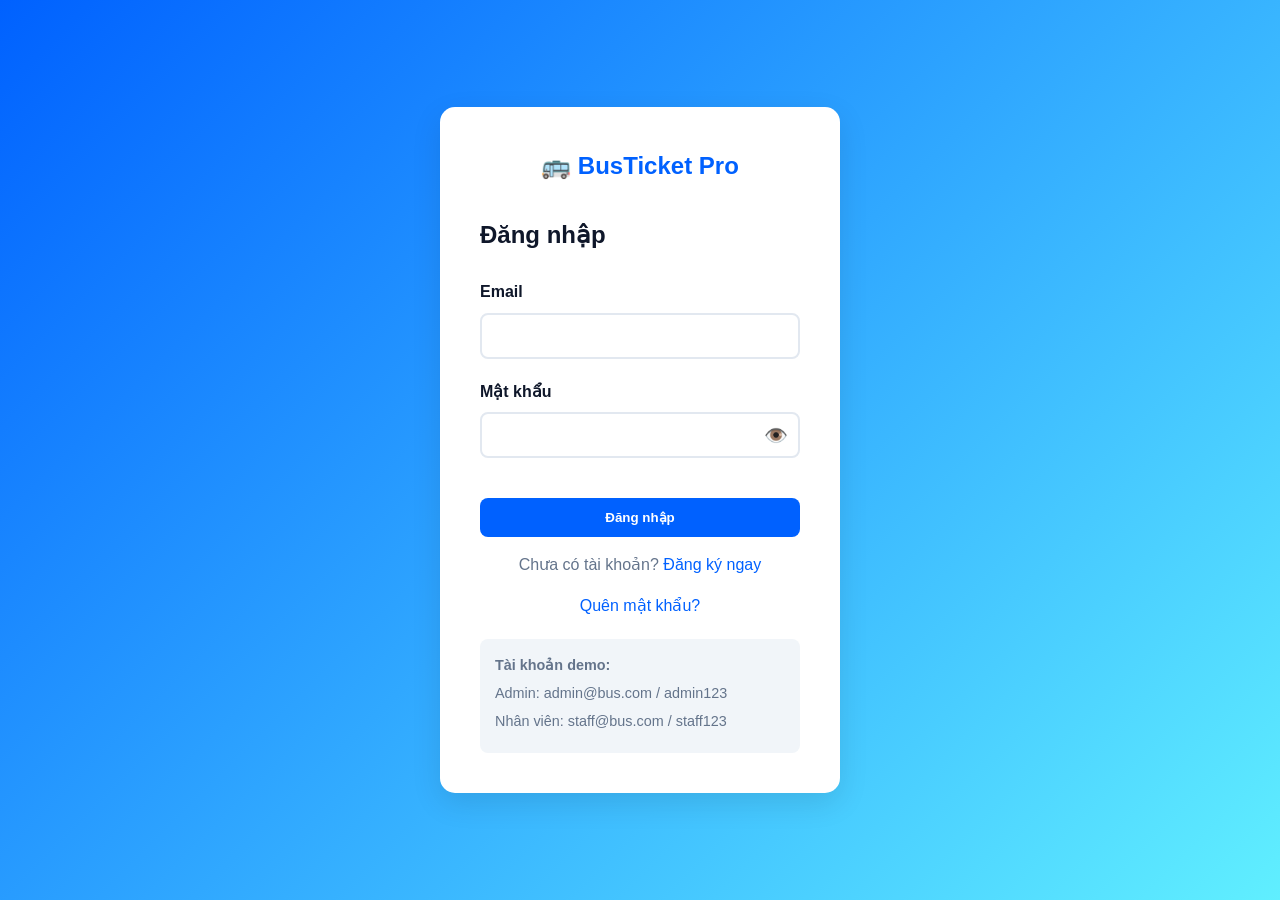
<file: admin-reports.html>
<!DOCTYPE html>
<html lang="vi">
<head>
    <meta charset="UTF-8">
    <meta name="viewport" content="width=device-width, initial-scale=1.0">
    <title>Báo cáo - Admin</title>
    <link rel="stylesheet" href="style.css">
</head>
<body>
    <nav class="navbar">
        <div class="nav-container">
            <a href="admin-dashboard.html" class="logo">🚌 BusTicket Admin</a>
            <ul class="nav-links">
                <li><a href="admin-dashboard.html">Dashboard</a></li>
                <li><a href="admin-routes.html">Tuyến đường</a></li>
                <li><a href="admin-buses.html">Xe</a></li>
                <li><a href="admin-schedules.html">Lịch trình</a></li>
                <li><a href="admin-tickets.html">Vé</a></li>
                <li><a href="admin-reports.html">Báo cáo</a></li>
                <li><a onclick="logout()" style="cursor: pointer;">Đăng xuất</a></li>
            </ul>
        </div>
    </nav>

    <div class="container">
        <h1>Báo cáo & Thống kê</h1>

        <div style="margin-bottom: 30px;">
            <h2>Lọc báo cáo</h2>
            <div class="form-row">
                <div class="form-group">
                    <label>Từ ngày</label>
                    <input type="date" id="startDate">
                </div>
                <div class="form-group">
                    <label>Đến ngày</label>
                    <input type="date" id="endDate">
                </div>
                <button onclick="filterReports()" class="btn-primary">Lọc</button>
                <button onclick="exportReportPDF()" class="btn-secondary">Xuất PDF</button>
            </div>
        </div>

        <div class="stats-grid">
            <div class="stat-box">
                <h3>💰 Doanh thu</h3>
                <p class="stat-value" id="reportRevenue">0đ</p>
            </div>
            <div class="stat-box">
                <h3>🎫 Vé bán</h3>
                <p class="stat-value" id="reportTickets">0</p>
            </div>
            <div class="stat-box">
                <h3>💳 Giao dịch thành công</h3>
                <p class="stat-value" id="reportTransactions">0</p>
            </div>
        </div>

        <h2>Chi tiết giao dịch</h2>
        <div id="transactionsList"></div>
    </div>

    <script src="db.js"></script>
    <script src="auth.js"></script>
    <script src="utils.js"></script>
    <script>
        if (!checkAdminAuth()) exit;

        function filterReports() {
            const startDate = document.getElementById('startDate').value;
            const endDate = document.getElementById('endDate').value;

            const stats = db.getRevenueStats(startDate, endDate);
            
            document.getElementById('reportRevenue').textContent = formatCurrency(stats.totalRevenue);
            document.getElementById('reportTickets').textContent = db.getTickets('status', 'paid').length;
            document.getElementById('reportTransactions').textContent = stats.transactions.length;

            // Display transactions
            let html = '<table class="table"><thead><tr><th>ID Giao dịch</th><th>ID Vé</th><th>Phương thức</th><th>Số tiền</th><th>Thời gian</th><th>Trạng thái</th></tr></thead><tbody>';
            
            stats.transactions.forEach(trans => {
                html += `
                    <tr>
                        <td>${trans.id}</td>
                        <td>${trans.ticketId}</td>
                        <td>${trans.paymentMethod}</td>
                        <td>${formatCurrency(trans.amount)}</td>
                        <td>${trans.timestamp}</td>
                        <td><span class="badge badge-${trans.status}">${trans.status}</span></td>
                    </tr>
                `;
            });
            
            html += '</tbody></table>';
            document.getElementById('transactionsList').innerHTML = html;
        }

        function exportReportPDF() {
            const startDate = document.getElementById('startDate').value;
            const endDate = document.getElementById('endDate').value;
            const stats = db.getRevenueStats(startDate, endDate);

            let content = `
BÁO CÁO DOANH THU - QUẢN LÝ VÉ XE BUS
=====================================

Kỳ báo cáo: ${startDate} đến ${endDate}
Ngày xuất báo cáo: ${new Date().toLocaleString('vi-VN')}

TỔNG HỢP:
---------
Tổng doanh thu: ${formatCurrency(stats.totalRevenue)}
Tổng vé bán: ${db.getTickets('status', 'paid').length}
Tổng giao dịch: ${stats.transactions.length}

CHI TIẾT GIAO DỊCH:
------------------
            `;

            stats.transactions.forEach(trans => {
                content += `
ID: ${trans.id}
Vé: ${trans.ticketId}
Phương thức: ${trans.paymentMethod}
Số tiền: ${formatCurrency(trans.amount)}
Thời gian: ${trans.timestamp}
Trạng thái: ${trans.status}
---
                `;
            });

            const link = document.createElement('a');
            link.href = 'data:text/plain;charset=utf-8,' + encodeURIComponent(content);
            link.download = `report-${new Date().getTime()}.txt`;
            link.click();
            
            showNotification('Báo cáo đã được tải xuống');
        }

        // Set default dates (current month)
        const today = new Date();
        const firstDay = new Date(today.getFullYear(), today.getMonth(), 1);
        document.getElementById('startDate').value = firstDay.toISOString().split('T')[0];
        document.getElementById('endDate').value = today.toISOString().split('T')[0];

        filterReports();
    </script>
</body>
</html>
</file>
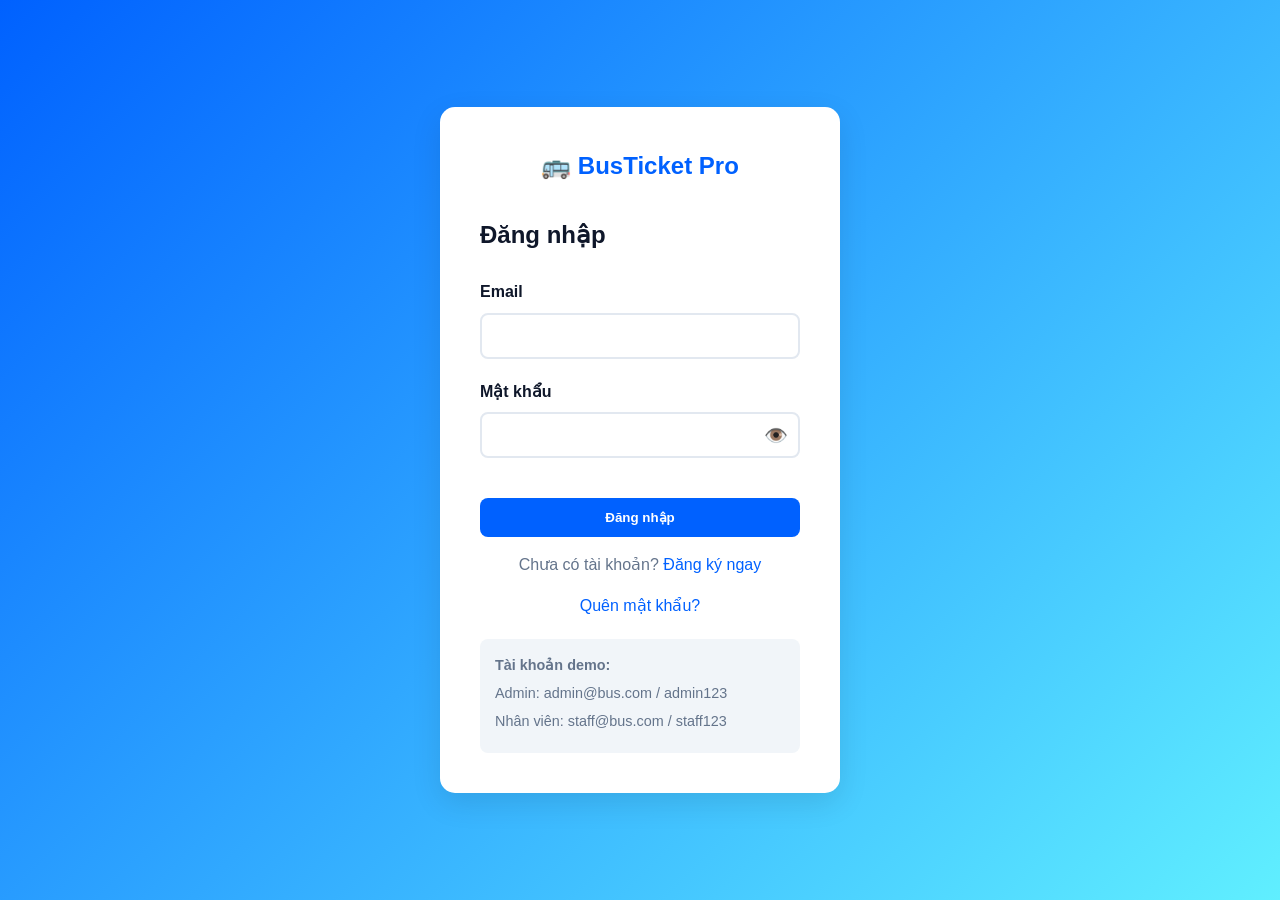
<file: admin-routes.html>
<!DOCTYPE html>
<html lang="vi">
<head>
    <meta charset="UTF-8">
    <meta name="viewport" content="width=device-width, initial-scale=1.0">
    <title>Quản lý tuyến đường - Admin</title>
    <link rel="stylesheet" href="style.css">
</head>
<body>
    <nav class="navbar">
        <div class="nav-container">
            <a href="admin-dashboard.html" class="logo">🚌 BusTicket Admin</a>
            <ul class="nav-links">
                <li><a href="admin-dashboard.html">Dashboard</a></li>
                <li><a href="admin-routes.html">Tuyến đường</a></li>
                <li><a href="admin-buses.html">Xe</a></li>
                <li><a href="admin-schedules.html">Lịch trình</a></li>
                <li><a href="admin-tickets.html">Vé</a></li>
                <li><a href="admin-reports.html">Báo cáo</a></li>
                <li><a onclick="logout()" style="cursor: pointer;">Đăng xuất</a></li>
            </ul>
        </div>
    </nav>

    <div class="container">
        <h1>Quản lý tuyến đường</h1>

        <div class="admin-form" style="margin-bottom: 40px;">
            <h2>Thêm tuyến đường mới</h2>
            <form id="addRouteForm">
                <div class="form-row">
                    <div class="form-group">
                        <label>Tên tuyến</label>
                        <input type="text" id="routeName" required>
                    </div>
                    <div class="form-group">
                        <label>Điểm xuất phát</label>
                        <input type="text" id="routeStart" required>
                    </div>
                </div>
                <div class="form-row">
                    <div class="form-group">
                        <label>Điểm kết thúc</label>
                        <input type="text" id="routeEnd" required>
                    </div>
                    <div class="form-group">
                        <label>Quãng đường (km)</label>
                        <input type="number" id="routeDistance" required>
                    </div>
                </div>
                <div class="form-group">
                    <label>Thời gian ước tính (giờ)</label>
                    <input type="number" id="routeTime" required>
                </div>
                <button type="submit" class="btn-primary">Thêm tuyến đường</button>
            </form>
        </div>

        <h2>Danh sách tuyến đường</h2>
        <div id="routesList"></div>
    </div>

    <script src="db.js"></script>
    <script src="auth.js"></script>
    <script src="utils.js"></script>
    <script>
        if (!checkAdminAuth()) exit;

        function loadRoutes() {
            const routes = db.getRoutes();
            let html = '<table class="table"><thead><tr><th>Tên</th><th>Từ</th><th>Đến</th><th>Km</th><th>Giờ</th><th>Trạng thái</th><th>Hành động</th></tr></thead><tbody>';
            
            routes.forEach(route => {
                html += `
                    <tr>
                        <td>${route.name}</td>
                        <td>${route.startPoint}</td>
                        <td>${route.endPoint}</td>
                        <td>${route.distance}</td>
                        <td>${route.estimatedTime}</td>
                        <td><span class="badge badge-${route.status}">${route.status}</span></td>
                        <td>
                            <button onclick="deleteRoute(${route.id})" class="btn-small btn-danger">Xóa</button>
                        </td>
                    </tr>
                `;
            });
            
            html += '</tbody></table>';
            document.getElementById('routesList').innerHTML = html;
        }

        function deleteRoute(routeId) {
            if (confirm('Bạn có chắc chắn muốn xóa tuyến đường này?')) {
                const routes = JSON.parse(localStorage.getItem('routes'));
                const filtered = routes.filter(r => r.id !== routeId);
                localStorage.setItem('routes', JSON.stringify(filtered));
                showNotification('Tuyến đường đã được xóa');
                loadRoutes();
            }
        }

        document.getElementById('addRouteForm').addEventListener('submit', function(e) {
            e.preventDefault();
            
            const name = document.getElementById('routeName').value;
            const startPoint = document.getElementById('routeStart').value;
            const endPoint = document.getElementById('routeEnd').value;
            const distance = parseInt(document.getElementById('routeDistance').value);
            const estimatedTime = parseInt(document.getElementById('routeTime').value);

            db.addRoute(name, startPoint, endPoint, distance, estimatedTime);
            showNotification('Tuyến đường đã được thêm');
            this.reset();
            loadRoutes();
        });

        loadRoutes();
    </script>
</body>
</html>
</file>
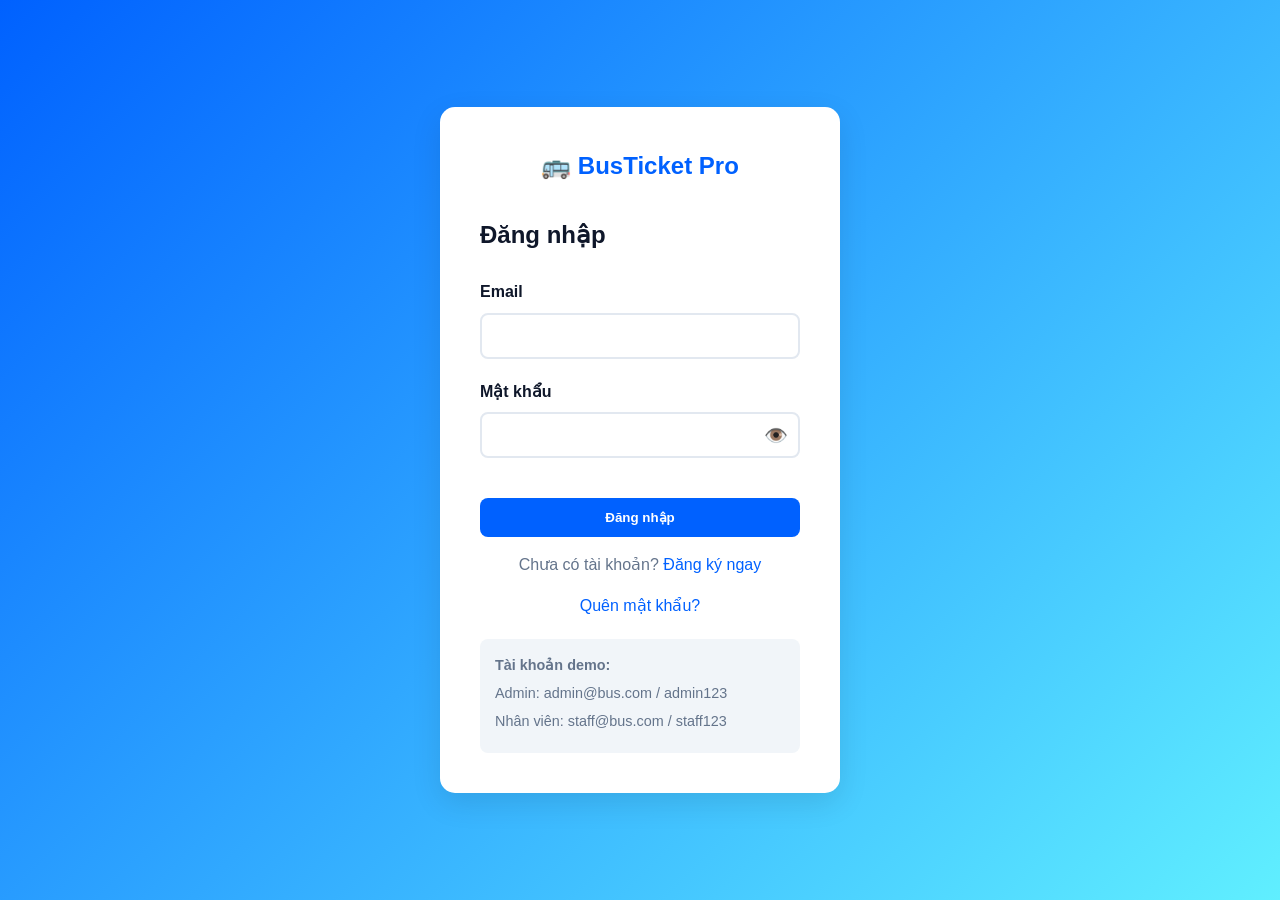
<file: admin-schedules.html>
<!DOCTYPE html>
<html lang="vi">
<head>
    <meta charset="UTF-8">
    <meta name="viewport" content="width=device-width, initial-scale=1.0">
    <title>Quản lý lịch trình - Admin</title>
    <link rel="stylesheet" href="style.css">
</head>
<body>
    <nav class="navbar">
        <div class="nav-container">
            <a href="admin-dashboard.html" class="logo">🚌 BusTicket Admin</a>
            <ul class="nav-links">
                <li><a href="admin-dashboard.html">Dashboard</a></li>
                <li><a href="admin-routes.html">Tuyến đường</a></li>
                <li><a href="admin-buses.html">Xe</a></li>
                <li><a href="admin-schedules.html">Lịch trình</a></li>
                <li><a href="admin-tickets.html">Vé</a></li>
                <li><a href="admin-reports.html">Báo cáo</a></li>
                <li><a onclick="logout()" style="cursor: pointer;">Đăng xuất</a></li>
            </ul>
        </div>
    </nav>

    <div class="container">
        <h1>Quản lý lịch trình</h1>

        <div class="admin-form" style="margin-bottom: 40px;">
            <h2>Thêm lịch trình mới</h2>
            <form id="addScheduleForm">
                <div class="form-row">
                    <div class="form-group">
                        <label>Tuyến đường</label>
                        <select id="scheduleRoute" required>
                            <option value="">-- Chọn tuyến --</option>
                        </select>
                    </div>
                    <div class="form-group">
                        <label>Xe</label>
                        <select id="scheduleBus" required>
                            <option value="">-- Chọn xe --</option>
                        </select>
                    </div>
                </div>
                <div class="form-row">
                    <div class="form-group">
                        <label>Tài xế</label>
                        <select id="scheduleDriver" required>
                            <option value="">-- Chọn tài xế --</option>
                        </select>
                    </div>
                    <div class="form-group">
                        <label>Ngày</label>
                        <input type="date" id="scheduleDate" required>
                    </div>
                </div>
                <div class="form-row">
                    <div class="form-group">
                        <label>Giờ xuất phát</label>
                        <input type="time" id="scheduleDepartureTime" required>
                    </div>
                    <div class="form-group">
                        <label>Giờ dự kiến đến</label>
                        <input type="time" id="scheduleArrivalTime" required>
                    </div>
                </div>
                <div class="form-row">
                    <div class="form-group">
                        <label>Giá vé (VND)</label>
                        <input type="number" id="schedulePrice" min="0" required>
                    </div>
                </div>
                <button type="submit" class="btn-primary">Thêm lịch trình</button>
            </form>
        </div>

        <h2>Danh sách lịch trình</h2>
        <div id="schedulesList"></div>
    </div>

    <script src="db.js"></script>
    <script src="auth.js"></script>
    <script src="utils.js"></script>
    <script>
        if (!checkAdminAuth()) exit;

        // Load routes into select
        const routes = db.getRoutes();
        const routeSelect = document.getElementById('scheduleRoute');
        routes.forEach(route => {
            const option = document.createElement('option');
            option.value = route.id;
            option.textContent = route.name;
            routeSelect.appendChild(option);
        });

        // Load buses into select
        const buses = JSON.parse(localStorage.getItem('buses'));
        const busSelect = document.getElementById('scheduleBus');
        buses.forEach(bus => {
            const option = document.createElement('option');
            option.value = bus.id;
            option.textContent = `${bus.type} - ${bus.licensePlate}`;
            busSelect.appendChild(option);
        });

        // Load drivers into select
        const drivers = JSON.parse(localStorage.getItem('drivers'));
        const driverSelect = document.getElementById('scheduleDriver');
        drivers.forEach(driver => {
            const option = document.createElement('option');
            option.value = driver.id;
            option.textContent = driver.name;
            driverSelect.appendChild(option);
        });

        // Set minimum date to today
        const today = new Date().toISOString().split('T')[0];
        document.getElementById('scheduleDate').min = today;

        function loadSchedules() {
            const schedules = db.getSchedules();
            let html = '<table class="table"><thead><tr><th>Tuyến</th><th>Xe</th><th>Ngày</th><th>Giờ xuất/đến</th><th>Giá vé</th><th>Trạng thái</th><th>Hành động</th></tr></thead><tbody>';
            
            schedules.forEach(schedule => {
                const route = routes.find(r => r.id === schedule.routeId);
                const bus = buses.find(b => b.id === schedule.busId);
                
                html += `
                    <tr>
                        <td>${route.name}</td>
                        <td>${bus.type} - ${bus.licensePlate}</td>
                        <td>${schedule.date}</td>
                        <td>${schedule.departureTime} / ${schedule.arrivalTime}</td>
                        <td>${schedule.price ? schedule.price.toLocaleString('vi-VN') + ' VND' : 'N/A'}</td>
                        <td><span class="badge badge-${schedule.status}">${schedule.status}</span></td>
                        <td>
                            <button onclick="deleteSchedule(${schedule.id})" class="btn-small btn-danger">Xóa</button>
                        </td>
                    </tr>
                `;
            });
            
            html += '</tbody></table>';
            document.getElementById('schedulesList').innerHTML = html;
        }

        function deleteSchedule(scheduleId) {
            if (confirm('Bạn có chắc chắn muốn xóa lịch trình này?')) {
                const schedules = JSON.parse(localStorage.getItem('schedules'));
                const filtered = schedules.filter(s => s.id !== scheduleId);
                localStorage.setItem('schedules', JSON.stringify(filtered));
                showNotification('Lịch trình đã được xóa');
                loadSchedules();
            }
        }

        document.getElementById('addScheduleForm').addEventListener('submit', function(e) {
            e.preventDefault();
            
            const routeId = parseInt(document.getElementById('scheduleRoute').value);
            const busId = parseInt(document.getElementById('scheduleBus').value);
            const driverId = parseInt(document.getElementById('scheduleDriver').value);
            const date = document.getElementById('scheduleDate').value;
            const departureTime = document.getElementById('scheduleDepartureTime').value;
            const arrivalTime = document.getElementById('scheduleArrivalTime').value;
            const price = parseInt(document.getElementById('schedulePrice').value);

            db.addSchedule(routeId, busId, driverId, date, departureTime, arrivalTime, price);
            showNotification('Lịch trình đã được thêm');
            this.reset();
            loadSchedules();
        });

        loadSchedules();
    </script>
</body>
</html>
</file>
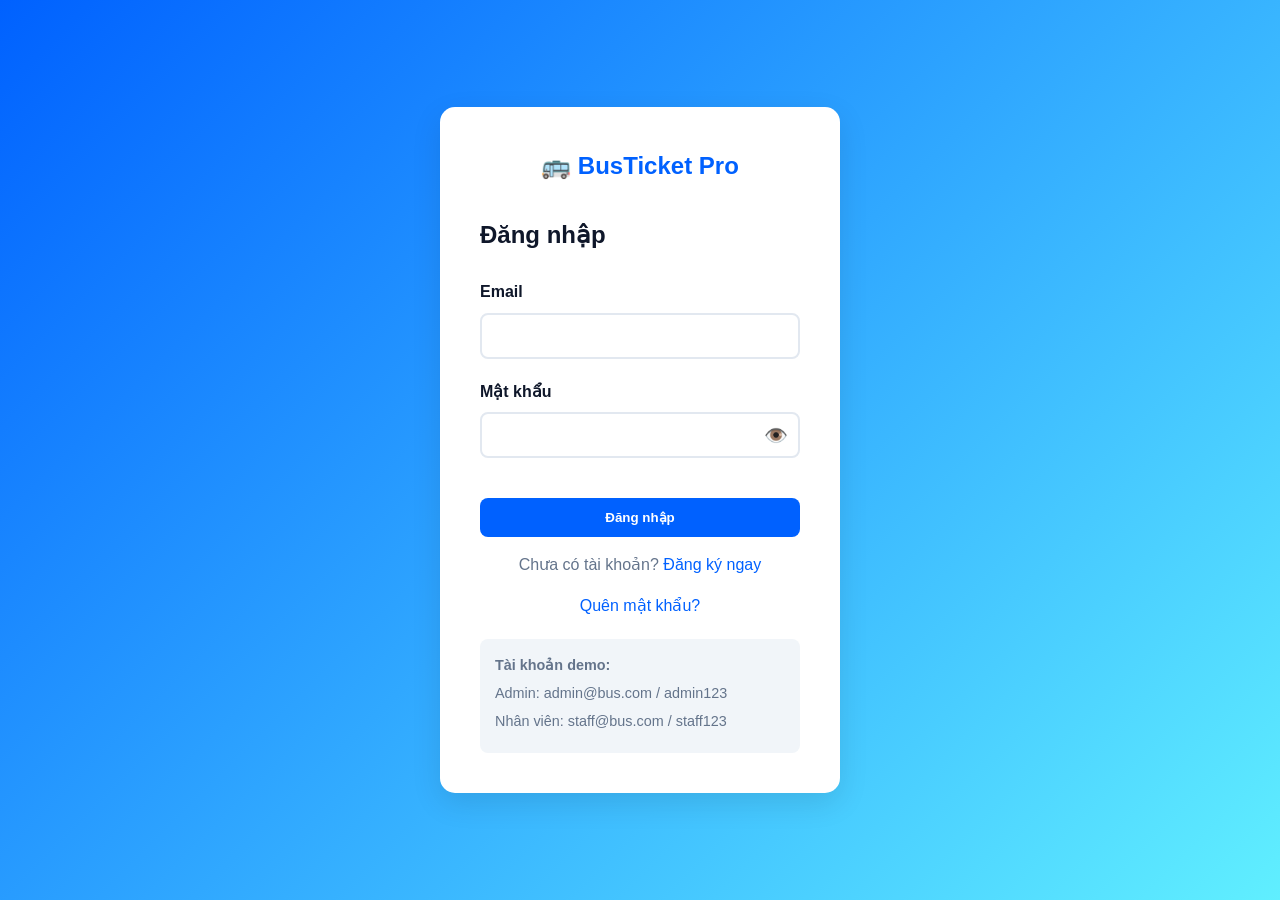
<file: admin-tickets.html>
<!DOCTYPE html>
<html lang="vi">
<head>
    <meta charset="UTF-8">
    <meta name="viewport" content="width=device-width, initial-scale=1.0">
    <title>Quản lý vé - Admin</title>
    <link rel="stylesheet" href="style.css">
</head>
<body>
    <nav class="navbar">
        <div class="nav-container">
            <a href="admin-dashboard.html" class="logo">🚌 BusTicket Admin</a>
            <ul class="nav-links">
                <li><a href="admin-dashboard.html">Dashboard</a></li>
                <li><a href="admin-routes.html">Tuyến đường</a></li>
                <li><a href="admin-buses.html">Xe</a></li>
                <li><a href="admin-schedules.html">Lịch trình</a></li>
                <li><a href="admin-tickets.html">Vé</a></li>
                <li><a href="admin-reports.html">Báo cáo</a></li>
                <li><a onclick="logout()" style="cursor: pointer;">Đăng xuất</a></li>
            </ul>
        </div>
    </nav>

    <div class="container">
        <h1>Quản lý vé</h1>

        <div class="admin-form" style="margin-bottom: 30px; display: flex; flex-wrap: wrap; gap: 16px; align-items: flex-end;">
            <div class="form-group">
                <label>Trạng thái vé</label>
                <select id="statusFilter">
                    <option value="">Tất cả</option>
                    <option value="paid">Đã thanh toán</option>
                    <option value="unpaid">Chưa thanh toán</option>
                    <option value="used">Đã sử dụng</option>
                    <option value="cancelled">Đã hủy</option>
                </select>
            </div>
            <div class="form-group">
                <label>Tìm theo hành khách</label>
                <input type="text" id="searchText" placeholder="Tên hoặc email">
            </div>
            <button class="btn-primary" onclick="loadTickets()">Lọc</button>
        </div>

        <div id="ticketTable"></div>
    </div>

    <script src="db.js"></script>
    <script src="auth.js"></script>
    <script src="utils.js"></script>
    <script>
        if (!checkAdminAuth()) exit;

        function loadTickets() {
            const status = document.getElementById('statusFilter').value;
            const searchText = document.getElementById('searchText').value.toLowerCase();
            let tickets = status ? db.getTickets('status', status) : db.getTickets();

            if (searchText) {
                tickets = tickets.filter(ticket => {
                    return ticket.passengerName.toLowerCase().includes(searchText) ||
                           (ticket.email || '').toLowerCase().includes(searchText);
                });
            }

            if (tickets.length === 0) {
                document.getElementById('ticketTable').innerHTML = '<p>Không tìm thấy vé phù hợp.</p>';
                return;
            }

            let html = '<table class="table"><thead><tr><th>ID Vé</th><th>Hành khách</th><th>Email</th><th>Điện thoại</th><th>Chuyến</th><th>Ngày</th><th>Ghế</th><th>Giá</th><th>Trạng thái</th><th>Hành động</th></tr></thead><tbody>';

            tickets.forEach(ticket => {
                const schedule = db.getSchedules().find(s => String(s.id) === String(ticket.scheduleId));
                const route = schedule ? db.getRoutes().find(r => r.id === schedule.routeId) : null;
                const routeName = route ? route.name : 'N/A';
                html += `
                    <tr>
                        <td>${ticket.id}</td>
                        <td>${ticket.passengerName}</td>
                        <td>${ticket.email || 'N/A'}</td>
                        <td>${ticket.passengerPhone}</td>
                        <td>${routeName}</td>
                        <td>${schedule ? schedule.date : 'N/A'}</td>
                        <td>${ticket.seatNumber}</td>
                        <td>${formatCurrency(ticket.price)}</td>
                        <td><span class="badge badge-${ticket.status}">${ticket.status}</span></td>
                        <td>
                            <button class="btn-small" onclick="updateTicketStatus('${ticket.id}','used')">Đã sử dụng</button>
                            <button class="btn-small btn-secondary" onclick="updateTicketStatus('${ticket.id}','cancelled')">Hủy</button>
                            <a href="ticket-detail.html?id=${ticket.id}" class="btn-small">Chi tiết</a>
                        </td>
                    </tr>
                `;
            });

            html += '</tbody></table>';
            document.getElementById('ticketTable').innerHTML = html;
        }

        function updateTicketStatus(ticketId, status) {
            db.updateTicketStatus(ticketId, status);
            showNotification('Cập nhật trạng thái vé thành công');
            loadTickets();
        }

        loadTickets();
    </script>
</body>
</html>
</file>
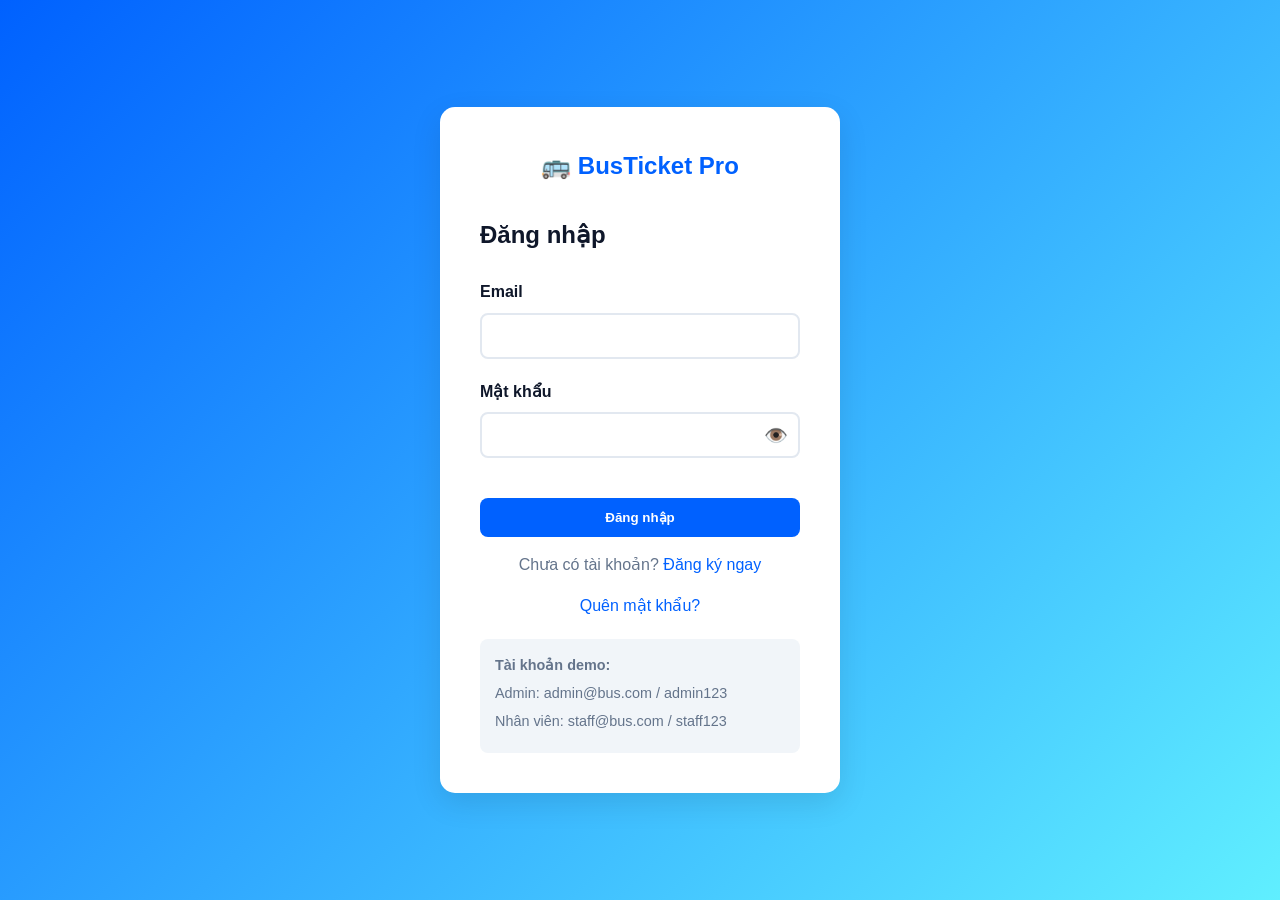
<file: booking.html>
<!DOCTYPE html>
<html lang="vi">
<head>
    <meta charset="UTF-8">
    <meta name="viewport" content="width=device-width, initial-scale=1.0">
    <title>Đặt vé - Bus Ticket Management</title>
    <link rel="stylesheet" href="style.css">
</head>
<body>
    <nav class="navbar">
        <div class="nav-container">
            <a href="dashboard.html" class="logo">🚌 BusTicket Pro</a>
            <ul class="nav-links">
                <li><a href="dashboard.html">Dashboard</a></li>
                <li><a href="booking.html">Đặt vé</a></li>
                <li><a href="my-tickets.html">Vé của tôi</a></li>
                <li><a href="profile.html">Tài khoản</a></li>
                <li><a onclick="logout()" style="cursor: pointer;">Đăng xuất</a></li>
            </ul>
        </div>
    </nav>

    <div class="container">
        <h1>Đặt vé xe bus</h1>

        <div class="booking-form">
            <h2>Tìm chuyến đi</h2>
            <form id="searchForm">
                <div class="form-row">
                    <div class="form-group">
                        <label>Điểm khởi hành</label>
                        <input type="text" id="departurePoint" placeholder="Ví dụ: Hà Giang" required>
                    </div>
                    <div class="form-group">
                        <label>Điểm đến</label>
                        <input type="text" id="destination" placeholder="Ví dụ: Thái Bình" required>
                    </div>
                </div>
                <div class="form-row">
                    <div class="form-group">
                        <label>Ngày đi</label>
                        <input type="date" id="dateSelect" required>
                        <small style="color: #666;">Chọn ngày bất kỳ; sẽ hiển thị chuyến đi có sẵn.</small>
                    </div>
                    <div class="form-group">
                        <label>Giá từ - đến (VND)</label>
                        <div style="display: flex; gap: 10px;">
                            <input type="number" id="priceMin" placeholder="Từ" min="0">
                            <input type="number" id="priceMax" placeholder="Đến" min="0">
                        </div>
                    </div>
                </div>
                <div class="form-row">
                    <div class="form-group">
                        <label>Loại xe</label>
                        <select id="busType">
                            <option value="">-- Tất cả loại xe --</option>
                            <option value="Limousine">Limousine (Giường nằm)</option>
                            <option value="VIP">VIP</option>
                            <option value="Standard">Tiêu chuẩn</option>
                        </select>
                    </div>
                    <div class="form-group">
                        <label>Công ty xe buýt</label>
                        <select id="busCompany">
                            <option value="">-- Tất cả công ty --</option>
                            <option value="Quang Nghi">Quang Nghi</option>
                            <option value="Sunwin">Sunwin</option>
                            <option value="Thaco">Thaco</option>
                        </select>
                    </div>
                </div>
                <button type="submit" class="btn-primary">Tìm kiếm</button>
            </form>
        </div>

        <div id="searchResults" style="margin-top: 40px; display: none;">
            <div class="results-header">
                <h2>Kết quả tìm kiếm - <span id="resultCount">0</span> chuyến đi</h2>
                <div class="sort-options">
                    <label>Sắp xếp theo:</label>
                    <select id="sortBy" onchange="applySort()">
                        <option value="departure-asc">Giờ xuất phát (sớm nhất)</option>
                        <option value="departure-desc">Giờ xuất phát (muộn nhất)</option>
                        <option value="price-asc">Giá (thấp nhất)</option>
                        <option value="price-desc">Giá (cao nhất)</option>
                        <option value="rating">Đánh giá cao nhất</option>
                    </select>
                </div>
            </div>
            <div id="schedulesList"></div>
        </div>

        <div id="bookingSection" style="display: none; margin-top: 40px;">
            <h2>Thông tin hành khách</h2>
            <form id="bookingForm">
                <input type="hidden" id="selectedScheduleId">
                <div class="form-row">
                    <div class="form-group">
                        <label>Họ và tên</label>
                        <input type="text" id="passengerName" required>
                    </div>
                    <div class="form-group">
                        <label>Số điện thoại</label>
                        <input type="tel" id="passengerPhone" required>
                    </div>
                </div>
                <div class="form-group">
                    <label>Chọn ghế</label>
                    <div class="seat-legend">
                        <div class="legend-item">
                            <div class="seat available" style="width: 20px; height: 20px; margin-right: 5px;"></div>
                            <span>Còn trống</span>
                        </div>
                        <div class="legend-item">
                            <div class="seat selected" style="width: 20px; height: 20px; margin-right: 5px;"></div>
                            <span>Đã chọn</span>
                        </div>
                        <div class="legend-item">
                            <div class="seat booked" style="width: 20px; height: 20px; margin-right: 5px;"></div>
                            <span>Đã đặt</span>
                        </div>
                    </div>
                    <div id="seatMap" class="seat-map"></div>
                </div>
                <div class="form-group">
                    <label>Phương thức thanh toán</label>
                    <select id="paymentMethod" required>
                        <option value="">-- Chọn phương thức --</option>
                        <option value="cash">Tiền mặt</option>
                        <option value="card">Thẻ ngân hàng</option>
                        <option value="ewallet">Ví điện tử</option>
                    </select>
                </div>
                <div id="totalPrice" style="margin-top: 20px; font-weight: bold; font-size: 18px;"></div>
                <button type="submit" class="btn-primary" style="margin-top: 20px;">Xác nhận đặt vé</button>
            </form>
        </div>
    </div>

    <script src="db.js"></script>
    <script src="auth.js"></script>
    <script src="utils.js"></script>
    <script>
        if (!checkAuth()) exit;

        const user = getCurrentUser();
        let selectedSeat = null;
        let selectedSchedule = null;
        let selectedSchedulePrice = 450000;
        let allSchedules = [];
        let filteredSchedules = [];
        const defaultPrice = 450000;

        // Set today as minimum date
        const today = new Date().toISOString().split('T')[0];
        document.getElementById('dateSelect').min = today;

        // Bus company data
        const busCompanyMap = {
            'BUS-001': 'Quang Nghi',
            'BUS-002': 'Sunwin',
            'BUS-003': 'Thaco'
        };

        // Bus ratings (mock data)
        const busRatings = {
            'BUS-001': 4.8,
            'BUS-002': 4.5,
            'BUS-003': 4.6
        };

        // Promotional info
        const promotions = {
            'SCH-001': { label: 'Early booking discount', discount: 10 },
            'SCH-002': { label: 'Weekend special', discount: 15 }
        };

        document.getElementById('searchForm').addEventListener('submit', function(e) {
            e.preventDefault();
            performSearch();
        });

        function performSearch() {
            const departurePoint = document.getElementById('departurePoint').value.toLowerCase();
            const destination = document.getElementById('destination').value.toLowerCase();
            const date = document.getElementById('dateSelect').value;
            const priceMin = document.getElementById('priceMin').value ? parseInt(document.getElementById('priceMin').value) : 0;
            const priceMax = document.getElementById('priceMax').value ? parseInt(document.getElementById('priceMax').value) : 999999999;
            const busType = document.getElementById('busType').value;
            const busCompany = document.getElementById('busCompany').value;

            const routes = db.getRoutes();
            const buses = JSON.parse(localStorage.getItem('buses')) || [];
            const drivers = JSON.parse(localStorage.getItem('drivers')) || [];
            
            // Filter routes based on departure and destination
            const matchingRoutes = routes.filter(route => {
                const routeLower = route.name.toLowerCase();
                return (routeLower.includes(departurePoint) || departurePoint === '') &&
                       (routeLower.includes(destination) || destination === '');
            });

            if (matchingRoutes.length === 0) {
                showNotification('Không tìm thấy tuyến đường phù hợp', 'warning');
                document.getElementById('searchResults').style.display = 'none';
                return;
            }

            // Get schedules for matching routes; any selected date returns available trips
            allSchedules = [];
            matchingRoutes.forEach(route => {
                const schedules = db.getSchedules(route.id).filter(s => 
                    s.status === 'scheduled'
                );
                schedules.forEach(schedule => {
                    const bus = buses.find(b => b.id === schedule.busId);
                    const company = busCompanyMap[schedule.busId] || 'Standard Bus';
                    const ticketPrice = schedule.price || defaultPrice;
                    
                    // Apply filters
                    if (busType && bus.type !== busType) return;
                    if (busCompany && company !== busCompany) return;
                    if (ticketPrice < priceMin || ticketPrice > priceMax) return;
                    
                    allSchedules.push({
                        ...schedule,
                        route: route,
                        bus: bus,
                        driver: drivers.find(d => d.id === schedule.driverId),
                        company: company,
                        rating: busRatings[schedule.busId] || 4.5,
                        promotion: promotions[schedule.id],
                        ticketPrice: ticketPrice
                    });
                });
            });

            if (allSchedules.length === 0) {
                showNotification('Không có chuyến đi nào phù hợp với tiêu chí tìm kiếm', 'warning');
                document.getElementById('searchResults').style.display = 'none';
                return;
            }

            filteredSchedules = [...allSchedules];
            displaySchedules();
            document.getElementById('searchResults').style.display = 'block';
        }

        function displaySchedules() {
            document.getElementById('resultCount').textContent = filteredSchedules.length;
            const schedulesList = document.getElementById('schedulesList');
            let html = '';

            filteredSchedules.forEach(schedule => {
                const bookedSeats = db.getTickets()
                    .filter(t => t.scheduleId === schedule.id && t.status !== 'cancelled')
                    .length;
                const availableSeats = schedule.bus.capacity - bookedSeats;
                const promotion = schedule.promotion;
                const ticketPrice = schedule.ticketPrice || defaultPrice;
                
                const discountedPrice = promotion ? 
                    Math.round(ticketPrice * (1 - promotion.discount / 100)) : 
                    ticketPrice;

                html += `
                    <div class="schedule-card enhanced">
                        ${promotion ? `<div class="promotion-badge">${promotion.label} (-${promotion.discount}%)</div>` : ''}
                        
                        <div class="schedule-header">
                            <div class="trip-info">
                                <h3>${schedule.route.name}</h3>
                                <p class="company-info">🚌 ${schedule.company} | ⭐ ${schedule.rating.toFixed(1)}</p>
                                <p class="vehicle-type">Loại xe: <strong>${schedule.bus.type} - Phòng nằm</strong></p>
                            </div>
                            <div class="trip-times">
                                <div class="departure">
                                    <h4>${schedule.departureTime}</h4>
                                    <p class="label">Xuất phát</p>
                                </div>
                                <div class="duration">${schedule.route.estimatedTime}h</div>
                                <div class="arrival">
                                    <h4>${schedule.arrivalTime}</h4>
                                    <p class="label">Dự kiến đến</p>
                                </div>
                            </div>
                        </div>

                        <div class="schedule-details">
                            <div class="detail-item">
                                <strong>Tài xế:</strong> ${schedule.driver.name}
                            </div>
                            <div class="detail-item">
                                <strong>Khoảng cách:</strong> ${schedule.route.distance}km
                            </div>
                            <div class="detail-item">
                                <strong>Ghế trống:</strong> ${availableSeats}/${schedule.bus.capacity}
                            </div>
                            <div class="detail-item">
                                <strong>Điểm khởi hành:</strong> ${schedule.route.startPoint}
                            </div>
                            <div class="detail-item">
                                <strong>Điểm đến:</strong> ${schedule.route.endPoint}
                            </div>
                        </div>

                        <div class="schedule-footer">
                            <div class="price-section">
                                ${promotion ? `<p class="original-price">₫${formatCurrency(ticketPrice)}</p>` : ''}
                                <p class="price">₫${formatCurrency(discountedPrice)}</p>
                                <p class="confirmation-badge">✓ Xác nhận tức thì</p>
                            </div>
                            <div class="action-section">
                                <button class="btn-select-trip" onclick="selectTrip(${schedule.id}, ${discountedPrice})">Chọn chuyến</button>
                                <button class="btn-track" onclick="openTracking(${schedule.id})">🗺️ Theo dõi</button>
                            </div>
                        </div>
                        
                        <div class="payment-info">
                            ✓ Không cần cọc tiền | ✓ Xác nhận tức thì
                        </div>
                    </div>
                `;
            });

            schedulesList.innerHTML = html;
        }

        function applySort() {
            const sortBy = document.getElementById('sortBy').value;
            
            switch(sortBy) {
                case 'departure-asc':
                    filteredSchedules.sort((a, b) => a.departureTime.localeCompare(b.departureTime));
                    break;
                case 'departure-desc':
                    filteredSchedules.sort((a, b) => b.departureTime.localeCompare(a.departureTime));
                    break;
                case 'price-asc':
                    filteredSchedules.sort((a, b) => (a.ticketPrice || defaultPrice) - (b.ticketPrice || defaultPrice));
                    break;
                case 'price-desc':
                    filteredSchedules.sort((a, b) => (b.ticketPrice || defaultPrice) - (a.ticketPrice || defaultPrice));
                    break;
                case 'rating':
                    filteredSchedules.sort((a, b) => b.rating - a.rating);
                    break;
            }
            displaySchedules();
        }

        function selectTrip(scheduleId, price) {
            selectedSchedule = scheduleId;
            selectedSchedulePrice = price;
            document.getElementById('selectedScheduleId').value = scheduleId;
            document.getElementById('bookingSection').style.display = 'block';
            document.getElementById('passengerName').value = user.name;
            document.getElementById('passengerPhone').value = user.phone;

            // Generate seat map with bus layout
            const schedule = allSchedules.find(s => s.id === scheduleId);
            const bookedSeats = db.getTickets()
                .filter(t => t.scheduleId === scheduleId && t.status !== 'cancelled')
                .map(t => t.seatNumber);

            let seatHtml = '<div class="bus-layout">';
            seatHtml += '<div class="bus-front">🚍 Front of Bus</div>';
            
            // Create rows of seats (4 seats per row: 2 left, 2 right with aisle)
            const seatsPerRow = 4;
            const numRows = Math.ceil(schedule.bus.capacity / seatsPerRow);
            
            for (let row = 0; row < numRows; row++) {
                seatHtml += '<div class="seat-row">';
                
                // Left side seats
                for (let col = 0; col < 2; col++) {
                    const seatNum = row * seatsPerRow + col + 1;
                    if (seatNum <= schedule.bus.capacity) {
                        const isBooked = bookedSeats.includes(seatNum);
                        seatHtml += `
                            <div class="seat ${isBooked ? 'booked' : 'available'} ${selectedSeat === seatNum ? 'selected' : ''}" 
                                 ${isBooked ? 'disabled' : `onclick="selectSeat(${seatNum}, ${price})"`}
                                 data-seat="${seatNum}"
                                 title="Seat ${seatNum}">
                                ${seatNum}
                            </div>
                        `;
                    }
                }
                
                // Aisle
                seatHtml += '<div class="aisle"></div>';
                
                // Right side seats
                for (let col = 2; col < 4; col++) {
                    const seatNum = row * seatsPerRow + col + 1;
                    if (seatNum <= schedule.bus.capacity) {
                        const isBooked = bookedSeats.includes(seatNum);
                        seatHtml += `
                            <div class="seat ${isBooked ? 'booked' : 'available'} ${selectedSeat === seatNum ? 'selected' : ''}" 
                                 ${isBooked ? 'disabled' : `onclick="selectSeat(${seatNum}, ${price})"`}
                                 data-seat="${seatNum}"
                                 title="Seat ${seatNum}">
                                ${seatNum}
                            </div>
                        `;
                    }
                }
                
                seatHtml += '</div>';
            }
            
            seatHtml += '<div class="bus-back">🚪 Exit</div>';
            seatHtml += '</div>';
            
            document.getElementById('seatMap').innerHTML = seatHtml;
            
            // Scroll to booking form
            document.getElementById('bookingSection').scrollIntoView({ behavior: 'smooth' });
        }

        function selectSeat(seatNumber, price) {
            selectedSeat = seatNumber;
            const seats = document.querySelectorAll('.seat');
            seats.forEach(seat => seat.classList.remove('selected'));
            
            // Find and select the seat by data-seat attribute
            const targetSeat = document.querySelector(`.seat[data-seat="${seatNumber}"]`);
            if (targetSeat) {
                targetSeat.classList.add('selected');
            }
            
            document.getElementById('totalPrice').innerHTML = `
                <div style="display: flex; justify-content: space-between; align-items: center;">
                    <span>Ghế số <strong>${seatNumber}</strong></span>
                    <span style="font-size: 1.3em; color: #667eea;">₫${formatCurrency(price)}</span>
                </div>
            `;
        }

        function openTracking(scheduleId) {
            // Navigate to tracking page
            window.location.href = `tracking.html?scheduleId=${scheduleId}`;
        }

        document.getElementById('bookingForm').addEventListener('submit', function(e) {
            e.preventDefault();

            if (!selectedSeat) {
                showNotification('Vui lòng chọn ghế', 'error');
                return;
            }

            const passengerName = document.getElementById('passengerName').value;
            const passengerPhone = document.getElementById('passengerPhone').value;
            const paymentMethod = document.getElementById('paymentMethod').value;

            if (!paymentMethod) {
                showNotification('Vui lòng chọn phương thức thanh toán', 'error');
                return;
            }

            // Book ticket
            const ticket = db.bookTicket(selectedSchedule, passengerName, user.email, passengerPhone, selectedSeat, selectedSchedulePrice);            
            if (ticket.success === false) {
                showNotification(ticket.message, 'error');
                // Refresh seat map in case it changed
                selectTrip(selectedSchedule, selectedSchedulePrice);
                return;
            }
            // Add payment transaction
            if (paymentMethod === 'cash') {
                ticket.status = 'unpaid';
            } else {
                db.addTransaction(ticket.id, paymentMethod, selectedSchedulePrice);
                ticket.status = 'paid';
                db.updateTicketStatus(ticket.id, 'paid');
            }
            // Update seat map to show booked seat immediately
            const bookedSeat = document.querySelector(`.seat[data-seat="${selectedSeat}"]`);
            if (bookedSeat) {
                bookedSeat.classList.remove('selected', 'available');
                bookedSeat.classList.add('booked');
                bookedSeat.onclick = null;
                bookedSeat.style.cursor = 'not-allowed';
            }
                        showNotification('Đặt vé thành công! Đang chuyển hướng...', 'success');
            setTimeout(() => {
                window.location.href = `ticket-detail.html?id=${ticket.id}`;
            }, 1500);
        });

        window.addEventListener('storage', function(e) {
            if (e.key === 'schedules' || e.key === 'buses' || e.key === 'routes' || e.key === 'tickets') {
                if (allSchedules.length > 0) {
                    performSearch(); // Re-run search to update results
                }
                // If booking section is visible, update seat map
                if (document.getElementById('bookingSection').style.display !== 'none' && selectedSchedule) {
                    selectTrip(selectedSchedule, selectedSchedulePrice);
                }
            }
        });
    </script>
</body>
</html>/ / 
 
 L i s t e n 
 
 f o r 
 
 s t o r a g e 
 
 c h a n g e s 
 
 t o 
 
 u p d a t e 
 
 d a t a 
 
 i n 
 
 r e a l - t i m e 
 
 
</file>
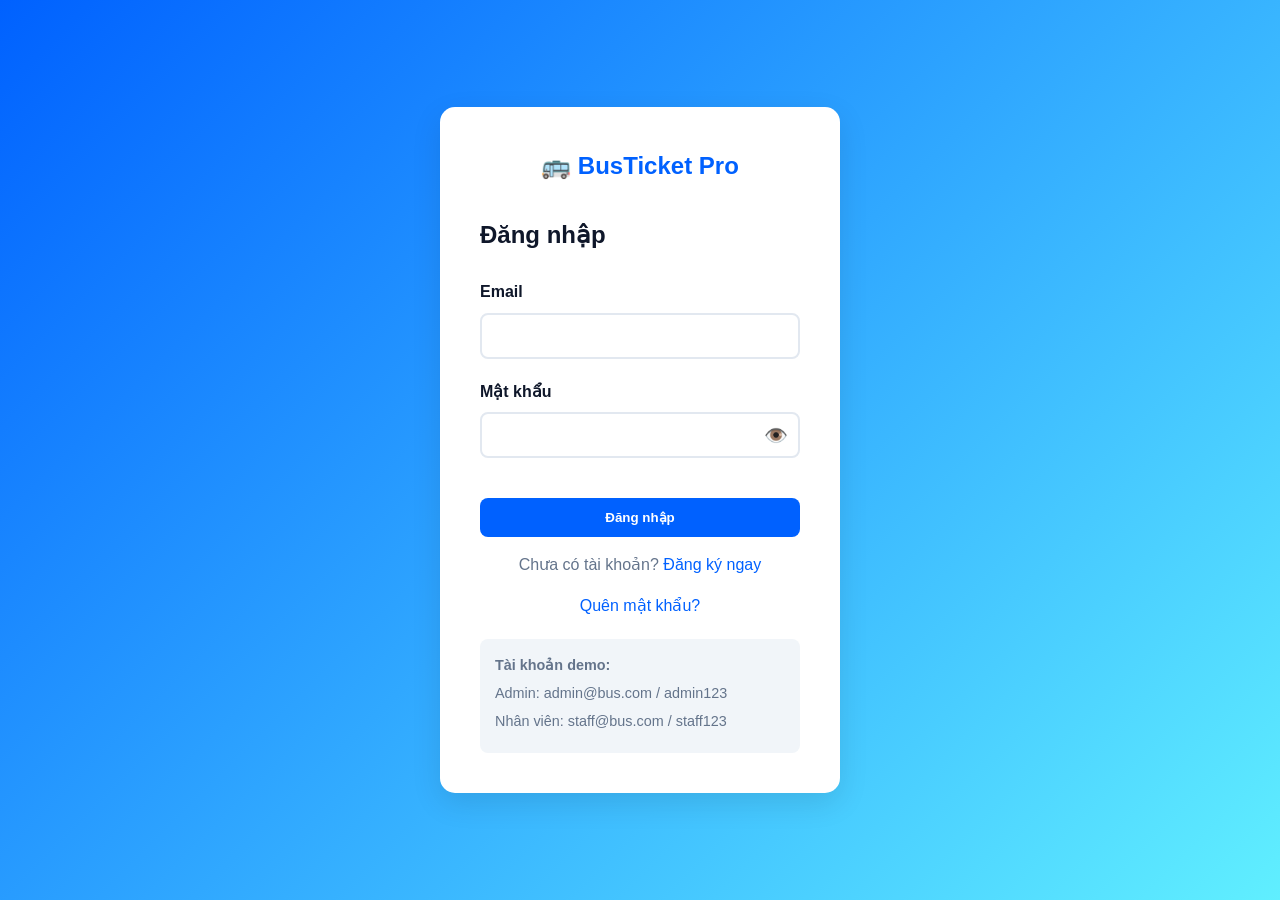
<file: dashboard.html>
<!DOCTYPE html>
<html lang="vi">
<head>
    <meta charset="UTF-8">
    <meta name="viewport" content="width=device-width, initial-scale=1.0">
    <title>Dashboard - Bus Ticket Management</title>
    <link rel="stylesheet" href="style.css">
</head>
<body>
    <nav class="navbar">
        <div class="nav-container">
            <a href="dashboard.html" class="logo">🚌 BusTicket Pro</a>
            <ul class="nav-links">
                <li><a href="dashboard.html">Dashboard</a></li>
                <li><a href="booking.html">Đặt vé</a></li>
                <li><a href="my-tickets.html">Vé của tôi</a></li>
                <li><a href="profile.html">Tài khoản</a></li>
                <li><a onclick="logout()" style="cursor: pointer;">Đăng xuất</a></li>
            </ul>
        </div>
    </nav>

    <div class="container">
        <h1>Dashboard khách hàng</h1>
        <div id="userGreeting"></div>

        <div class="quick-actions">
            <div class="quick-action">
                <h3>📅 Đặt vé mới</h3>
                <a href="booking.html" class="btn-primary">Bắt đầu</a>
            </div>
            <div class="quick-action">
                <h3>🎫 Vé của tôi</h3>
                <a href="my-tickets.html" class="btn-primary">Xem</a>
            </div>
            <div class="quick-action">
                <h3>⚙️ Cài đặt tài khoản</h3>
                <a href="profile.html" class="btn-primary">Quản lý</a>
            </div>
        </div>

        <section class="recent-bookings">
            <h2>Vé gần đây</h2>
            <div id="recentTickets"></div>
        </section>

        <section id="adminManagement" class="admin-management" style="display: none; margin-top: 40px;">
            <h2>Admin Management</h2>
            <div class="admin-menu" style="grid-template-columns: repeat(auto-fit, minmax(240px, 1fr)); gap: 18px;">
                <a href="admin-dashboard.html" class="admin-menu-item">
                    <h3>📊 Tổng quan</h3>
                    <p>Xem doanh thu và thống kê nhanh</p>
                </a>
                <a href="admin-routes.html" class="admin-menu-item">
                    <h3>📍 Quản lý tuyến</h3>
                    <p>Thêm, sửa, xóa tuyến đường</p>
                </a>
                <a href="admin-buses.html" class="admin-menu-item">
                    <h3>🚐 Quản lý xe</h3>
                    <p>Quản lý đội xe và trạng thái</p>
                </a>
                <a href="admin-schedules.html" class="admin-menu-item">
                    <h3>📅 Quản lý lịch trình</h3>
                    <p>Tạo lịch trình cho chuyến đi</p>
                </a>
                <a href="admin-reports.html" class="admin-menu-item">
                    <h3>📁 Báo cáo</h3>
                    <p>Xem doanh thu, vé bán và phân tích</p>
                </a>
            </div>
        </section>
    </div>

    <script src="db.js"></script>
    <script src="auth.js"></script>
    <script src="utils.js"></script>
    <script>
        if (!checkAuth()) exit;

        const user = getCurrentUser();
        document.getElementById('userGreeting').innerHTML = `
            <div class="alert alert-info">
                Xin chào, <strong>${user.name}</strong>! Chào mừng bạn trở lại.
            </div>
        `;

        if (user.role === 'admin') {
            document.getElementById('adminManagement').style.display = 'block';
        }

        // Load recent tickets
        const tickets = db.getTickets('passengerEmail', user.email);
        const recentTicketsDiv = document.getElementById('recentTickets');
        
        if (tickets.length === 0) {
            recentTicketsDiv.innerHTML = '<p>Bạn chưa có vé nào. <a href="booking.html">Đặt vé ngay</a></p>';
        } else {
            let html = '<table class="table"><tbody>';
            tickets.slice(0, 5).forEach(ticket => {
                const schedule = db.getSchedules().find(s => s.id === ticket.scheduleId);
                if (schedule) {
                    html += `
                        <tr>
                            <td>${getRouteNameById(schedule.routeId)}</td>
                            <td>${schedule.date} ${schedule.departureTime}</td>
                            <td>Ghế ${ticket.seatNumber}</td>
                            <td><span class="badge badge-${ticket.status}">${ticket.status}</span></td>
                            <td><a href="ticket-detail.html?id=${ticket.id}" class="btn-small">Chi tiết</a></td>
                        </tr>
                    `;
                }
            });
            html += '</tbody></table>';
            recentTicketsDiv.innerHTML = html;
        }
window.addEventListener('storage', function(e) {
    if (e.key === 'tickets') {
        location.reload();
    }
});
    </script>
</body>
</html>
</file>
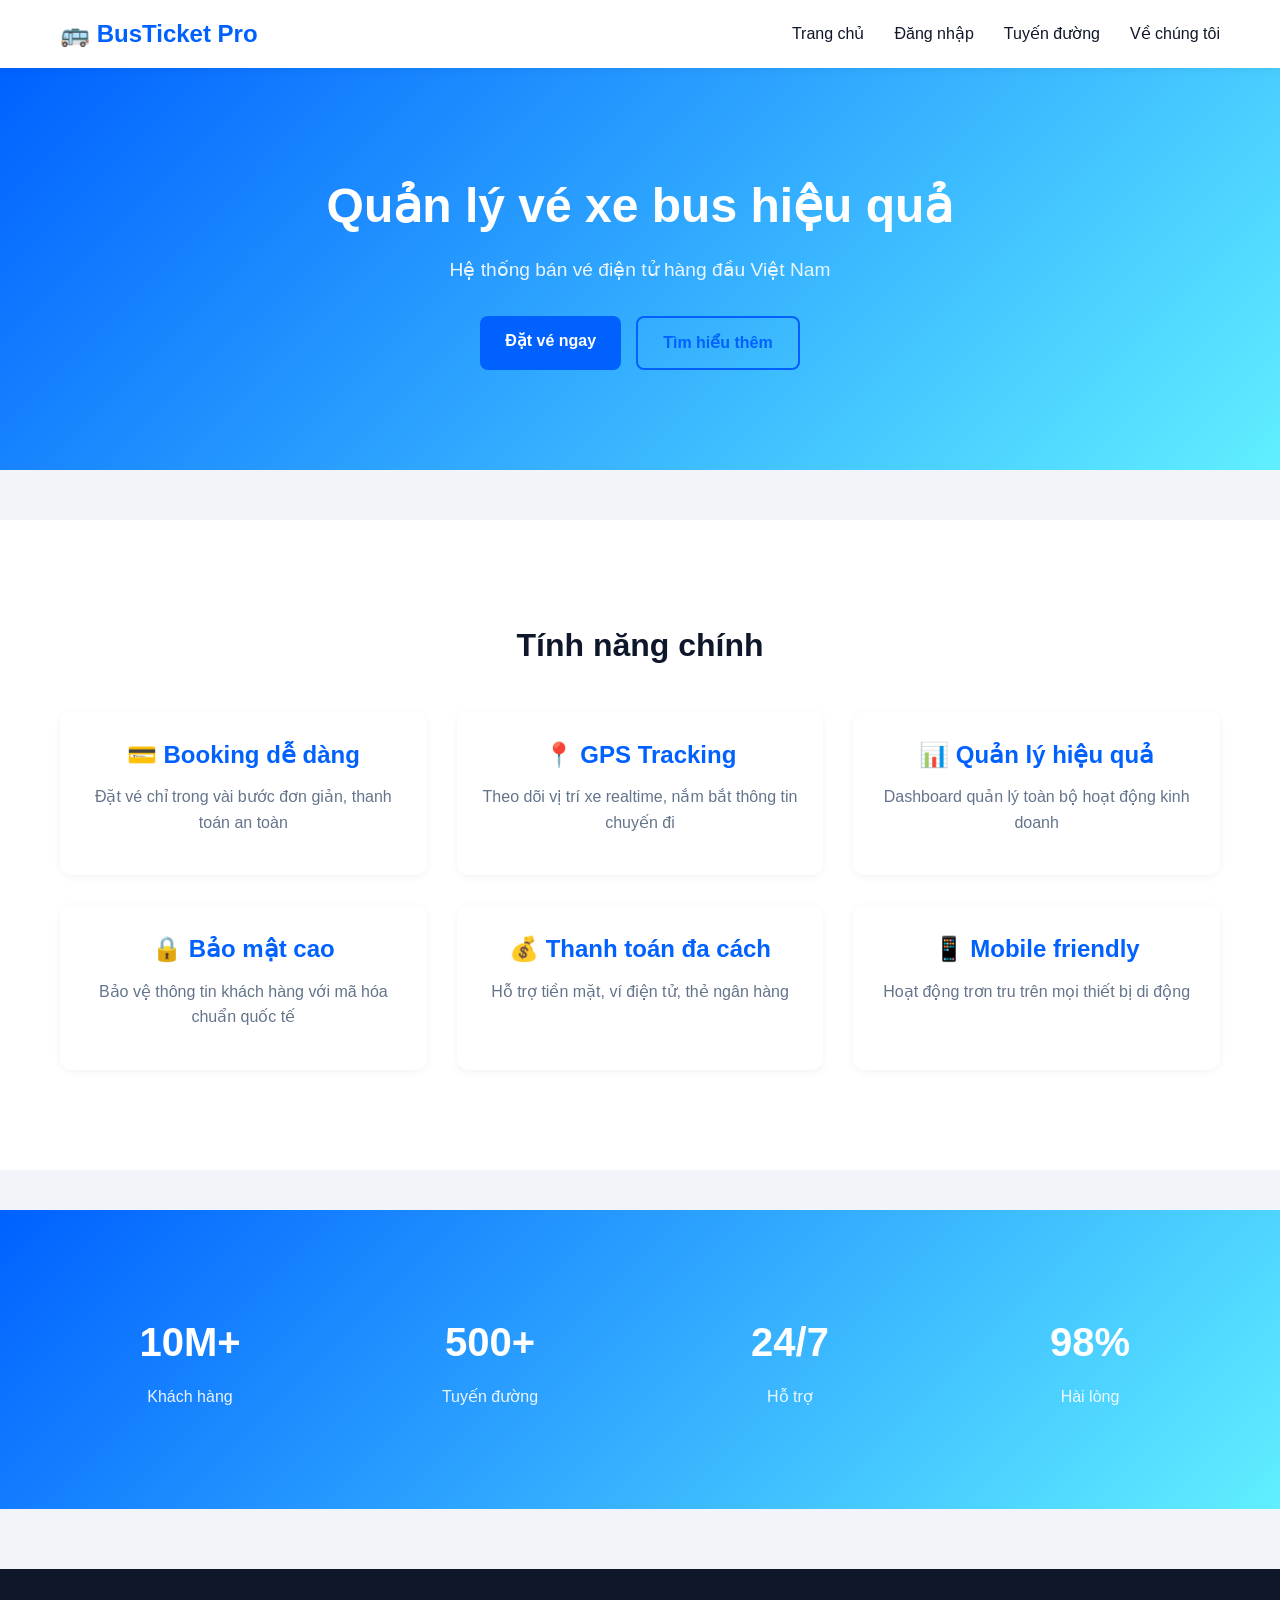
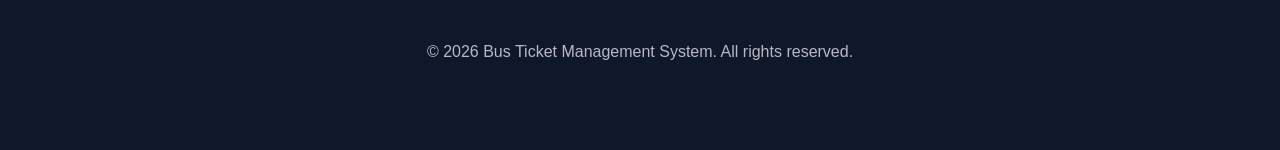
<file: index-home.html>
<!DOCTYPE html>
<html lang="vi">
<head>
    <meta charset="UTF-8">
    <meta name="viewport" content="width=device-width, initial-scale=1.0">
    <title>Trang chủ - Bus Ticket Management</title>
    <link rel="stylesheet" href="style.css">
</head>
<body>
    <nav class="navbar">
        <div class="nav-container">
            <a href="index.html" class="logo">🚌 BusTicket Pro</a>
            <ul class="nav-links">
                <li><a href="index.html">Trang chủ</a></li>
                <li><a href="login.html">Đăng nhập</a></li>
                <li><a href="routes.html">Tuyến đường</a></li>
                <li><a href="about.html">Về chúng tôi</a></li>
            </ul>
        </div>
    </nav>

    <header class="hero">
        <div class="hero-content">
            <h1>Quản lý vé xe bus hiệu quả</h1>
            <p>Hệ thống bán vé điện tử hàng đầu Việt Nam</p>
            <div class="hero-buttons">
                <a href="login.html" class="btn-primary">Đặt vé ngay</a>
                <a href="#features" class="btn-secondary">Tìm hiểu thêm</a>
            </div>
        </div>
    </header>

    <section id="features" class="features">
        <div class="container">
            <h2>Tính năng chính</h2>
            <div class="grid-3">
                <div class="feature-card">
                    <h3>💳 Booking dễ dàng</h3>
                    <p>Đặt vé chỉ trong vài bước đơn giản, thanh toán an toàn</p>
                </div>
                <div class="feature-card">
                    <h3>📍 GPS Tracking</h3>
                    <p>Theo dõi vị trí xe realtime, nắm bắt thông tin chuyến đi</p>
                </div>
                <div class="feature-card">
                    <h3>📊 Quản lý hiệu quả</h3>
                    <p>Dashboard quản lý toàn bộ hoạt động kinh doanh</p>
                </div>
                <div class="feature-card">
                    <h3>🔒 Bảo mật cao</h3>
                    <p>Bảo vệ thông tin khách hàng với mã hóa chuẩn quốc tế</p>
                </div>
                <div class="feature-card">
                    <h3>💰 Thanh toán đa cách</h3>
                    <p>Hỗ trợ tiền mặt, ví điện tử, thẻ ngân hàng</p>
                </div>
                <div class="feature-card">
                    <h3>📱 Mobile friendly</h3>
                    <p>Hoạt động trơn tru trên mọi thiết bị di động</p>
                </div>
            </div>
        </div>
    </section>

    <section class="stats">
        <div class="container">
            <div class="stat-item">
                <h3>10M+</h3>
                <p>Khách hàng</p>
            </div>
            <div class="stat-item">
                <h3>500+</h3>
                <p>Tuyến đường</p>
            </div>
            <div class="stat-item">
                <h3>24/7</h3>
                <p>Hỗ trợ</p>
            </div>
            <div class="stat-item">
                <h3>98%</h3>
                <p>Hài lòng</p>
            </div>
        </div>
    </section>

    <footer class="footer">
        <div class="container">
            <p>&copy; 2026 Bus Ticket Management System. All rights reserved.</p>
        </div>
    </footer>

    <script src="db.js"></script>
    <script src="auth.js"></script>
    <script src="utils.js"></script>
</body>
</html>
</file>
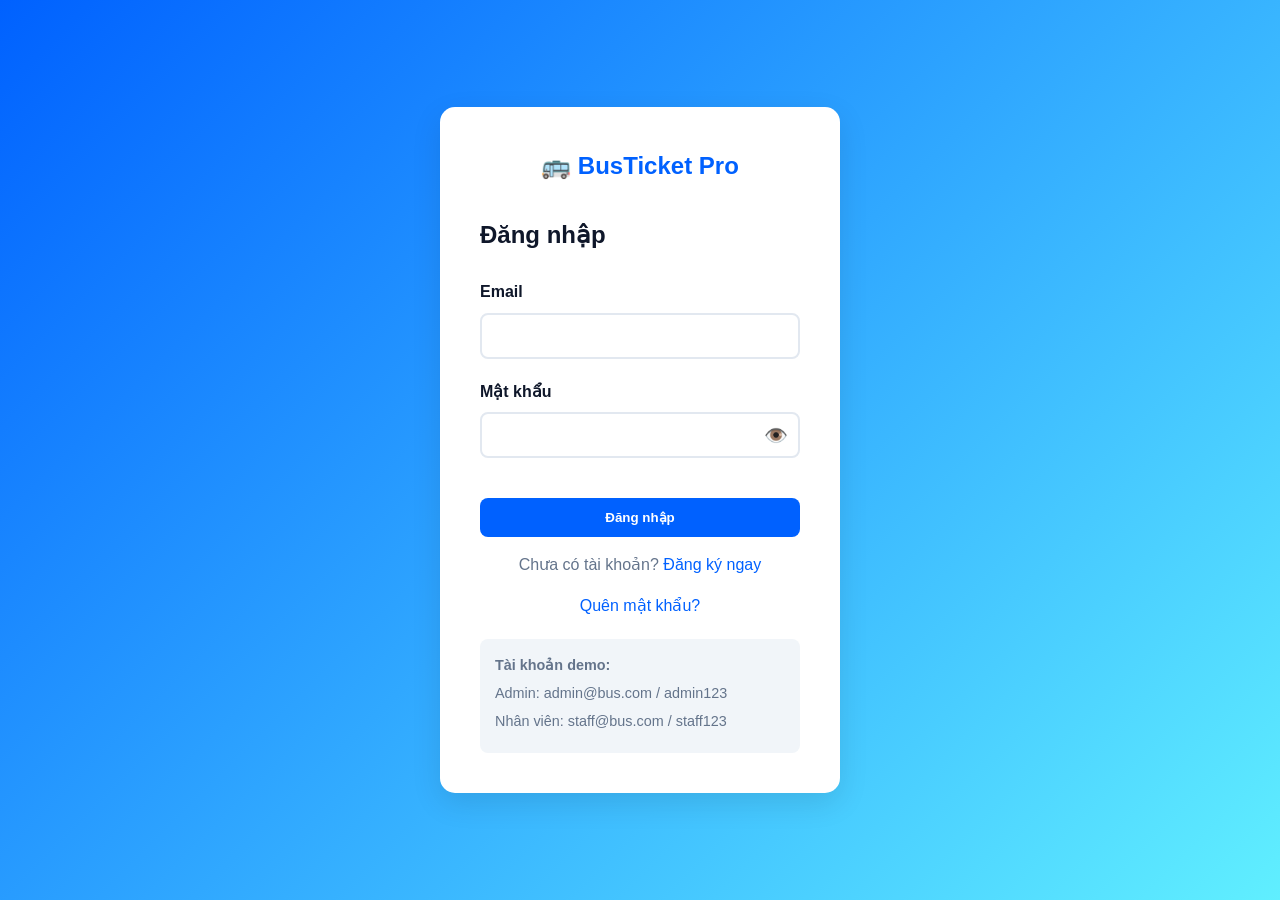
<file: login.html>
<!DOCTYPE html>
<html lang="vi">
<head>
    <meta charset="UTF-8">
    <meta name="viewport" content="width=device-width, initial-scale=1.0">
    <title>Đăng nhập - Bus Ticket Management</title>
    <link rel="stylesheet" href="style.css">
</head>
<body>
    <div class="auth-container">
        <div class="auth-form">
            <h1 class="logo">🚌 BusTicket Pro</h1>
            
            <div id="loginSection">
                <h2>Đăng nhập</h2>
                <form id="loginForm">
                    <div class="form-group">
                        <label>Email</label>
                        <input type="email" id="loginEmail" required>
                    </div>
                    <div class="form-group">
                        <label>Mật khẩu</label>
                        <div class="password-group">
                            <input type="password" id="loginPassword" required>
                            <button type="button" class="toggle-password" onclick="togglePassword('loginPassword')">👁️</button>
                        </div>
                    </div>
                    <button type="submit" class="btn-primary" style="width: 100%; margin-top: 20px;">Đăng nhập</button>
                </form>
                <p style="text-align: center; margin-top: 15px;">
                    Chưa có tài khoản? <a href="#" onclick="switchToRegister(event)">Đăng ký ngay</a>
                </p>
                <p style="text-align: center;">
                    <a href="#" onclick="switchToForgot(event)">Quên mật khẩu?</a>
                </p>

                <!-- Demo Accounts -->
                <div class="demo-accounts">
                    <p><strong>Tài khoản demo:</strong></p>
                    <p>Admin: admin@bus.com / admin123</p>
                    <p>Nhân viên: staff@bus.com / staff123</p>
                </div>
            </div>

            <div id="registerSection" style="display: none;">
                <h2>Đăng ký tài khoản</h2>
                <form id="registerForm">
                    <div class="form-group">
                        <label>Họ và tên</label>
                        <input type="text" id="regName" required>
                    </div>
                    <div class="form-group">
                        <label>Email</label>
                        <input type="email" id="regEmail" required>
                    </div>
                    <div class="form-group">
                        <label>Số điện thoại</label>
                        <input type="tel" id="regPhone" required>
                    </div>
                    <div class="form-group">
                        <label>Mật khẩu</label>
                        <div class="password-group">
                            <input type="password" id="regPassword" required>
                            <button type="button" class="toggle-password" onclick="togglePassword('regPassword')">👁️</button>
                        </div>
                    </div>
                    <div class="form-group">
                        <label>Xác nhận mật khẩu</label>
                        <input type="password" id="regConfirmPassword" required>
                    </div>
                    <button type="submit" class="btn-primary" style="width: 100%; margin-top: 20px;">Đăng ký</button>
                </form>
                <p style="text-align: center; margin-top: 15px;">
                    Đã có tài khoản? <a href="#" onclick="switchToLogin(event)">Đăng nhập</a>
                </p>
            </div>

            <div id="forgotSection" style="display: none;">
                <h2>Quên mật khẩu</h2>
                <form id="forgotForm">
                    <div class="form-group">
                        <label>Nhập email đăng ký</label>
                        <input type="email" id="forgotEmail" required>
                    </div>
                    <button type="submit" class="btn-primary" style="width: 100%; margin-top: 20px;">Gửi liên kết reset</button>
                </form>
                <p style="text-align: center; margin-top: 15px;">
                    <a href="#" onclick="switchToLogin(event)">Quay lại đăng nhập</a>
                </p>
            </div>

            <div id="resetSection" style="display: none;">
                <h2>Đặt lại mật khẩu</h2>
                <form id="resetForm">
                    <div class="form-group">
                        <label>Mật khẩu mới</label>
                        <div class="password-group">
                            <input type="password" id="resetPassword" required>
                            <button type="button" class="toggle-password" onclick="togglePassword('resetPassword')">👁️</button>
                        </div>
                    </div>
                    <div class="form-group">
                        <label>Xác nhận mật khẩu</label>
                        <input type="password" id="resetConfirmPassword" required>
                    </div>
                    <button type="submit" class="btn-primary" style="width: 100%; margin-top: 20px;">Cập nhật mật khẩu</button>
                </form>
            </div>
        </div>
    </div>

    <script src="db.js"></script>
    <script src="auth.js"></script>
    <script src="utils.js"></script>
    <script>
        function togglePassword(inputId) {
            const input = document.getElementById(inputId);
            input.type = input.type === 'password' ? 'text' : 'password';
        }

        function switchToRegister(e) {
            e.preventDefault();
            document.getElementById('loginSection').style.display = 'none';
            document.getElementById('registerSection').style.display = 'block';
            document.getElementById('forgotSection').style.display = 'none';
        }

        function switchToLogin(e) {
            e.preventDefault();
            document.getElementById('loginSection').style.display = 'block';
            document.getElementById('registerSection').style.display = 'none';
            document.getElementById('forgotSection').style.display = 'none';
        }

        function switchToForgot(e) {
            e.preventDefault();
            document.getElementById('loginSection').style.display = 'none';
            document.getElementById('forgotSection').style.display = 'block';
        }

        document.getElementById('loginForm').addEventListener('submit', function(e) {
            e.preventDefault();
            const email = document.getElementById('loginEmail').value;
            const password = document.getElementById('loginPassword').value;
            
            const result = auth.login(email, password);
            if (result.success) {
                showNotification('Đăng nhập thành công!');
                setTimeout(() => {
                    if (auth.hasRole('admin') || auth.hasRole('staff')) {
                        window.location.href = 'admin-dashboard.html';
                    } else {
                        window.location.href = 'dashboard.html';
                    }
                }, 1000);
            } else {
                showNotification(result.message, 'error');
            }
        });

        document.getElementById('registerForm').addEventListener('submit', function(e) {
            e.preventDefault();
            const name = document.getElementById('regName').value;
            const email = document.getElementById('regEmail').value;
            const phone = document.getElementById('regPhone').value;
            const password = document.getElementById('regPassword').value;
            const confirmPassword = document.getElementById('regConfirmPassword').value;
            
            const result = auth.register(name, email, phone, password, confirmPassword);
            if (result.success) {
                showNotification('Đăng ký thành công! Vui lòng đăng nhập.');
                setTimeout(() => switchToLogin({preventDefault: () => {}}), 1000);
            } else {
                showNotification(result.message, 'error');
            }
        });

        document.getElementById('forgotForm').addEventListener('submit', function(e) {
            e.preventDefault();
            const email = document.getElementById('forgotEmail').value;
            
            const result = db.forgotPassword(email);
            if (result.success) {
                showNotification(result.message);
                const token = result.token;
                setTimeout(() => {
                    document.getElementById('forgotSection').style.display = 'none';
                    document.getElementById('resetSection').style.display = 'block';
                    document.getElementById('resetForm').dataset.email = email;
                    document.getElementById('resetForm').dataset.token = token;
                }, 1000);
            } else {
                showNotification(result.message, 'error');
            }
        });

        document.getElementById('resetForm').addEventListener('submit', function(e) {
            e.preventDefault();
            const email = this.dataset.email;
            const token = this.dataset.token;
            const newPassword = document.getElementById('resetPassword').value;
            const confirmPassword = document.getElementById('resetConfirmPassword').value;
            
            const result = auth.resetPassword(email, token, newPassword, confirmPassword);
            if (result.success) {
                showNotification(result.message);
                setTimeout(() => switchToLogin({preventDefault: () => {}}), 1000);
            } else {
                showNotification(result.message, 'error');
            }
        });
    </script>
</body>
</html>
</file>
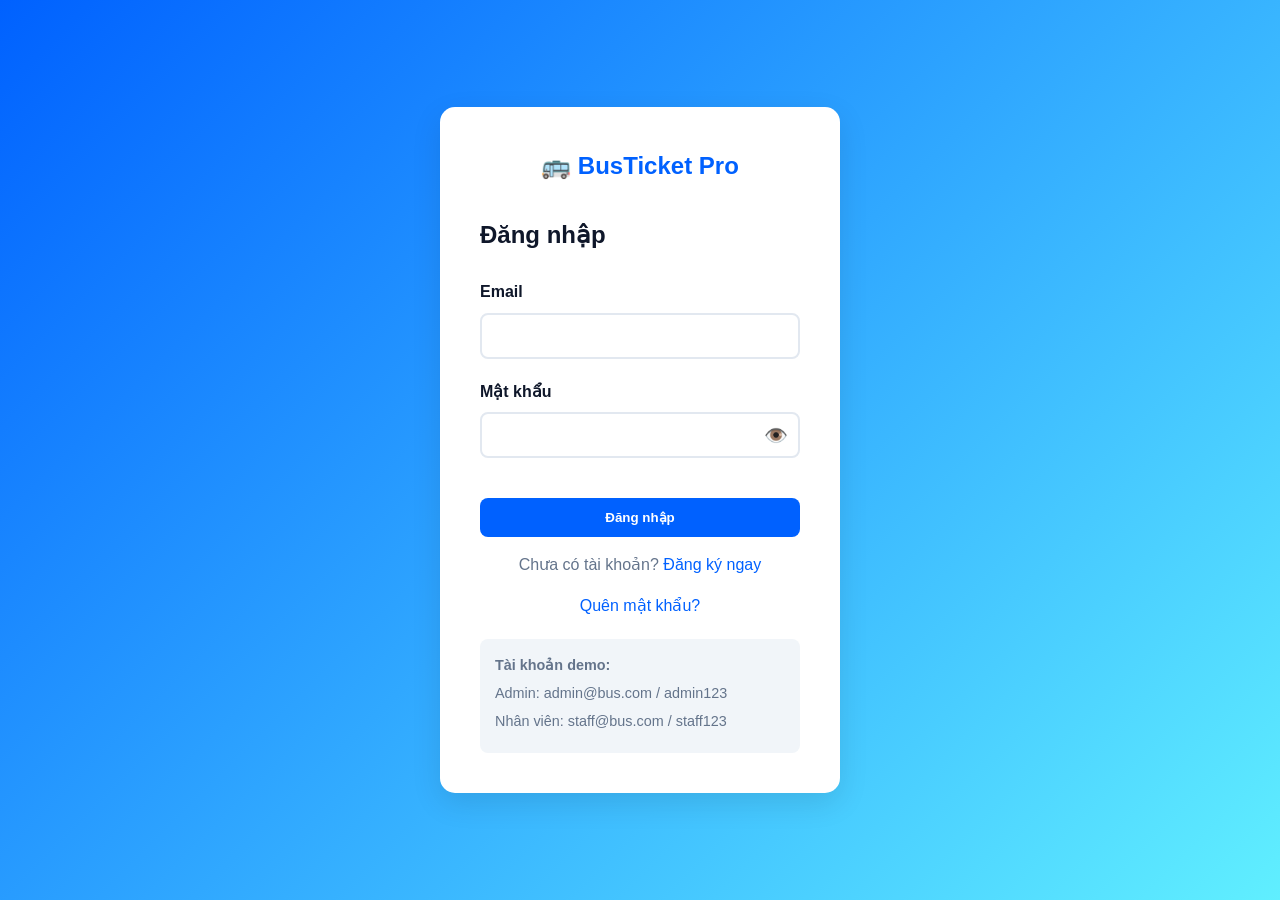
<file: my-tickets.html>
<!DOCTYPE html>
<html lang="vi">
<head>
    <meta charset="UTF-8">
    <meta name="viewport" content="width=device-width, initial-scale=1.0">
    <title>Vé của tôi - Bus Ticket Management</title>
    <link rel="stylesheet" href="style.css">
</head>
<body>
    <nav class="navbar">
        <div class="nav-container">
            <a href="dashboard.html" class="logo">🚌 BusTicket Pro</a>
            <ul class="nav-links">
                <li><a href="dashboard.html">Dashboard</a></li>
                <li><a href="booking.html">Đặt vé</a></li>
                <li><a href="my-tickets.html">Vé của tôi</a></li>
                <li><a href="profile.html">Tài khoản</a></li>
                <li><a onclick="logout()" style="cursor: pointer;">Đăng xuất</a></li>
            </ul>
        </div>
    </nav>

    <div class="container">
        <h1>Vé của tôi</h1>

        <div style="margin-bottom: 20px;">
            <label>Lọc theo trạng thái:</label>
            <select id="filterStatus" onchange="filterTickets()">
                <option value="">Tất cả</option>
                <option value="paid">Đã thanh toán</option>
                <option value="unpaid">Chưa thanh toán</option>
                <option value="used">Đã sử dụng</option>
                <option value="cancelled">Đã hủy</option>
            </select>
        </div>

        <div id="ticketsList"></div>
    </div>

    <script src="db.js"></script>
    <script src="auth.js"></script>
    <script src="utils.js"></script>
    <script>
        if (!checkAuth()) exit;

        const user = getCurrentUser();
        let allTickets = [];

        function loadTickets() {
            allTickets = db.getTickets('passengerEmail', user.email);
            filterTickets();
        }

        function filterTickets() {
            const status = document.getElementById('filterStatus').value;
            let filtered = allTickets;
            
            if (status) {
                filtered = allTickets.filter(t => t.status === status);
            }

            const ticketsList = document.getElementById('ticketsList');
            
            if (filtered.length === 0) {
                ticketsList.innerHTML = '<p>Không có vé nào.</p>';
                return;
            }

            let html = '<div class="tickets-grid">';
            filtered.forEach(ticket => {
                const schedule = db.getSchedules().find(s => s.id === ticket.scheduleId);
                const route = db.getRoutes().find(r => r.id === schedule.routeId);
                
                html += `
                    <div class="ticket-card">
                        <div class="ticket-header">
                            <h3>${route.name}</h3>
                            <span class="badge badge-${ticket.status}">${ticket.status}</span>
                        </div>
                        <div class="ticket-body">
                            <p><strong>Ngày:</strong> ${schedule.date}</p>
                            <p><strong>Giờ:</strong> ${schedule.departureTime}</p>
                            <p><strong>Ghế:</strong> ${ticket.seatNumber}</p>
                            <p><strong>Giá:</strong> ${formatCurrency(ticket.price)}</p>
                            <p><strong>Mã QR:</strong> ${ticket.qrCode}</p>
                        </div>
                        <div class="ticket-footer">
                            <a href="ticket-detail.html?id=${ticket.id}" class="btn-primary">Chi tiết</a>
                            ${ticket.status === 'unpaid' ? `<button onclick="cancelTicket(${ticket.id})" class="btn-secondary">Hủy</button>` : ''}
                        </div>
                    </div>
                `;
            });
            html += '</div>';
            
            ticketsList.innerHTML = html;
        }

        function cancelTicket(ticketId) {
            if (confirm('Bạn có chắc chắn muốn hủy vé này?')) {
                db.updateTicketStatus(ticketId, 'cancelled');
                showNotification('Vé đã được hủy');
                loadTickets();
            }
        }
        loadTickets();
window.addEventListener('storage', function(e) {
    if (e.key === 'tickets') {
        loadTickets();
    }
});
    </script>
</body>
</html>
</file>
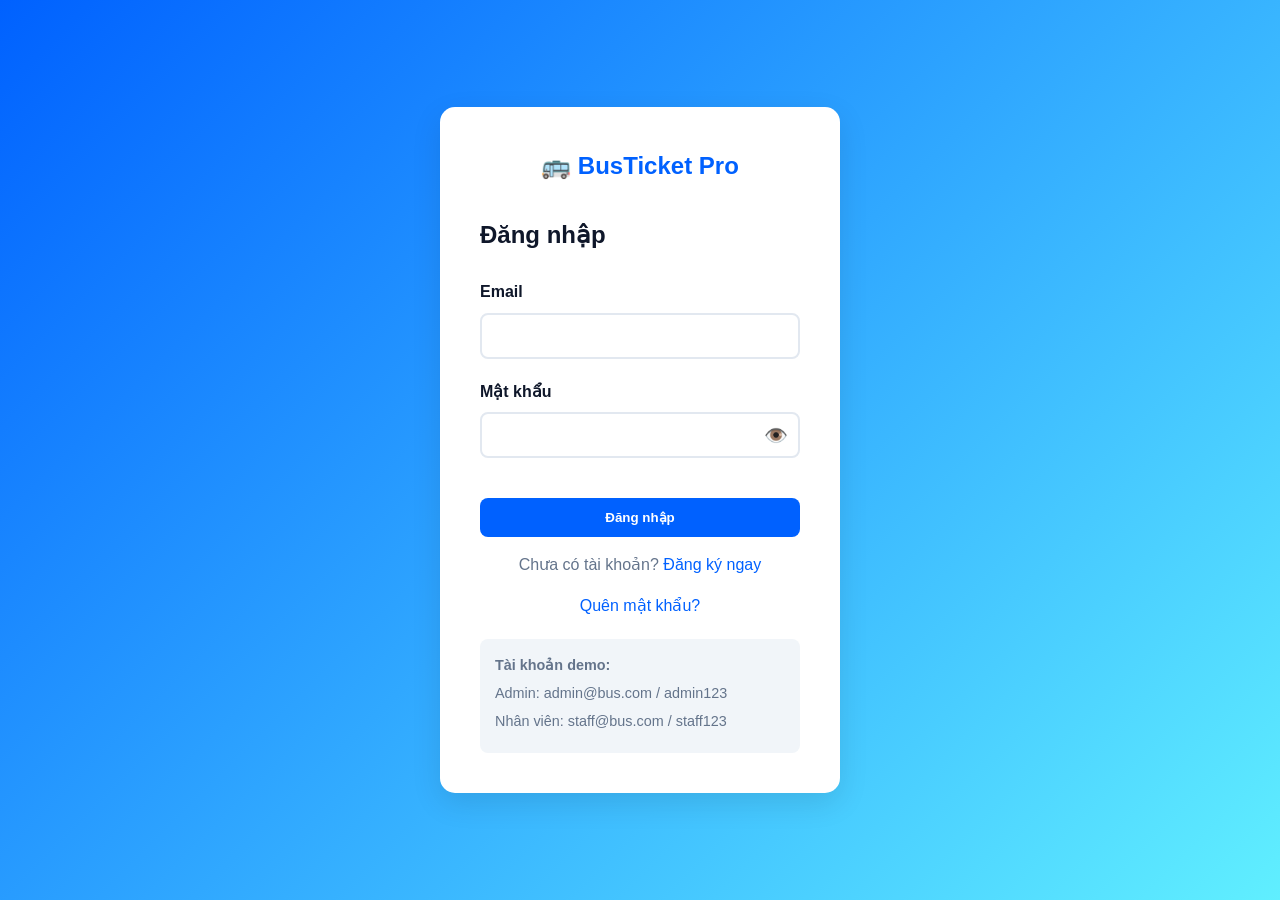
<file: profile.html>
<!DOCTYPE html>
<html lang="vi">
<head>
    <meta charset="UTF-8">
    <meta name="viewport" content="width=device-width, initial-scale=1.0">
    <title>Quản lý tài khoản - Bus Ticket Management</title>
    <link rel="stylesheet" href="style.css">
</head>
<body>
    <nav class="navbar">
        <div class="nav-container">
            <a href="dashboard.html" class="logo">🚌 BusTicket Pro</a>
            <ul class="nav-links">
                <li><a href="dashboard.html">Dashboard</a></li>
                <li><a href="booking.html">Đặt vé</a></li>
                <li><a href="my-tickets.html">Vé của tôi</a></li>
                <li><a href="profile.html">Tài khoản</a></li>
                <li><a onclick="logout()" style="cursor: pointer;">Đăng xuất</a></li>
            </ul>
        </div>
    </nav>

    <div class="container">
        <h1>Quản lý tài khoản</h1>

        <div class="profile-section">
            <h2>Thông tin cá nhân</h2>
            <form id="profileForm">
                <div class="form-row">
                    <div class="form-group">
                        <label>Họ và tên</label>
                        <input type="text" id="profileName" readonly>
                    </div>
                    <div class="form-group">
                        <label>Email</label>
                        <input type="email" id="profileEmail" readonly>
                    </div>
                </div>
                <div class="form-group">
                    <label>Số điện thoại</label>
                    <input type="tel" id="profilePhone" readonly>
                </div>
            </form>
        </div>

        <div class="profile-section">
            <h2>Đổi mật khẩu</h2>
            <form id="changePasswordForm">
                <div class="form-group">
                    <label>Mật khẩu cũ</label>
                    <div class="password-group">
                        <input type="password" id="oldPassword" required>
                        <button type="button" class="toggle-password" onclick="togglePassword('oldPassword')">👁️</button>
                    </div>
                </div>
                <div class="form-group">
                    <label>Mật khẩu mới</label>
                    <div class="password-group">
                        <input type="password" id="newPassword" required>
                        <button type="button" class="toggle-password" onclick="togglePassword('newPassword')">👁️</button>
                    </div>
                </div>
                <div class="form-group">
                    <label>Xác nhận mật khẩu mới</label>
                    <input type="password" id="confirmNewPassword" required>
                </div>
                <button type="submit" class="btn-primary">Cập nhật mật khẩu</button>
            </form>
        </div>
    </div>

    <script src="db.js"></script>
    <script src="auth.js"></script>
    <script src="utils.js"></script>
    <script>
        if (!checkAuth()) exit;

        const user = getCurrentUser();
        document.getElementById('profileName').value = user.name;
        document.getElementById('profileEmail').value = user.email;
        document.getElementById('profilePhone').value = user.phone;

        function togglePassword(inputId) {
            const input = document.getElementById(inputId);
            input.type = input.type === 'password' ? 'text' : 'password';
        }

        document.getElementById('changePasswordForm').addEventListener('submit', function(e) {
            e.preventDefault();
            
            const oldPassword = document.getElementById('oldPassword').value;
            const newPassword = document.getElementById('newPassword').value;
            const confirmPassword = document.getElementById('confirmNewPassword').value;

            const result = auth.changePassword(oldPassword, newPassword, confirmPassword);
            
            if (result.success) {
                showNotification(result.message);
                this.reset();
            } else {
                showNotification(result.message, 'error');
            }
        });
    </script>
</body>
</html>
</file>
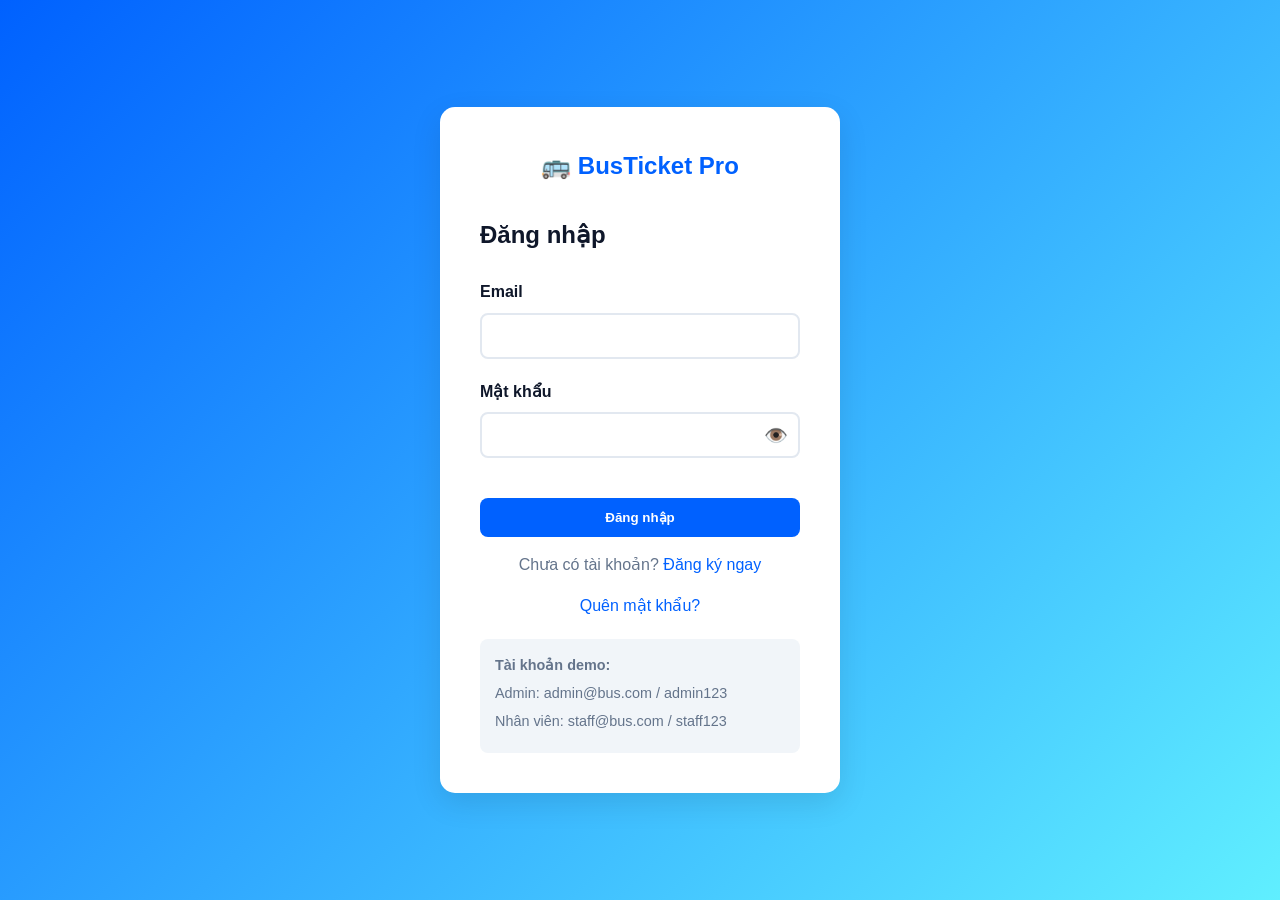
<file: ticket-detail.html>
<!DOCTYPE html>
<html lang="vi">
<head>
    <meta charset="UTF-8">
    <meta name="viewport" content="width=device-width, initial-scale=1.0">
    <title>Chi tiết vé - Bus Ticket Management</title>
    <link rel="stylesheet" href="style.css">
</head>
<body>
    <nav class="navbar">
        <div class="nav-container">
            <a href="dashboard.html" class="logo">🚌 BusTicket Pro</a>
            <ul class="nav-links">
                <li><a href="dashboard.html">Dashboard</a></li>
                <li><a href="booking.html">Đặt vé</a></li>
                <li><a href="my-tickets.html">Vé của tôi</a></li>
                <li><a href="profile.html">Tài khoản</a></li>
                <li><a onclick="logout()" style="cursor: pointer;">Đăng xuất</a></li>
            </ul>
        </div>
    </nav>

    <div class="container">
        <h1>Chi tiết vé</h1>

        <div style="display: grid; grid-template-columns: 2fr 1fr; gap: 30px;">
            <div class="ticket-detail">
                <div class="ticket-card" style="border: none; box-shadow: none;">
                    <div class="ticket-header">
                        <div>
                            <h2 id="routeName"></h2>
                            <p id="routeInfo"></p>
                        </div>
                        <span class="badge" id="ticketStatus"></span>
                    </div>
                    <div class="ticket-body">
                        <h3>Thông tin vé</h3>
                        <p><strong>ID Vé:</strong> <span id="ticketId"></span></p>
                        <p><strong>Mã QR:</strong> <span id="qrCode"></span></p>
                        <p><strong>Hành khách:</strong> <span id="passengerName"></span></p>
                        <p><strong>Điện thoại:</strong> <span id="passengerPhone"></span></p>
                        <p><strong>Ghế số:</strong> <span id="seatNumber"></span></p>
                        
                        <h3 style="margin-top: 30px;">Thông tin chuyến</h3>
                        <p><strong>Ngày xuất phát:</strong> <span id="departureDate"></span></p>
                        <p><strong>Giờ xuất phát:</strong> <span id="departureTime"></span></p>
                        <p><strong>Giờ dự kiến đến:</strong> <span id="arrivalTime"></span></p>
                        <p><strong>Loại xe:</strong> <span id="busType"></span></p>
                        <p><strong>Biển số:</strong> <span id="busPlate"></span></p>
                        <p><strong>Tài xế:</strong> <span id="driverName"></span></p>
                        
                        <h3 style="margin-top: 30px;">Thanh toán</h3>
                        <p><strong>Giá vé:</strong> <span id="ticketPrice"></span></p>
                        <p><strong>Ngày đặt:</strong> <span id="bookingDate"></span></p>
                    </div>
                </div>
            </div>

            <div style="background: white; padding: 30px; border-radius: 12px; box-shadow: var(--shadow-sm); height: fit-content;">
                <h3>Mã QR Code</h3>
                <img id="qrImage" src="" alt="QR Code" style="width: 100%; margin: 20px 0; border: 2px solid var(--border); padding: 10px; border-radius: 8px;">
                <p style="font-size: 0.9rem; color: var(--gray); text-align: center;">Quét mã QR khi lên xe</p>
                
                <div style="margin-top: 30px;">
                    <button onclick="printTicket()" class="btn-primary" style="width: 100%; margin-bottom: 10px;">🖨️ In vé</button>
                    <button onclick="downloadTicket()" class="btn-secondary" style="width: 100%; margin-bottom: 10px;">📥 Tải xuống</button>
                    <button onclick="shareTicket()" class="btn-secondary" style="width: 100%;">📤 Chia sẻ</button>
                </div>

                <div id="paymentSection" style="margin-top: 30px; padding-top: 30px; border-top: 1px solid var(--border);">
                    <h3>Thanh toán</h3>
                    <p id="paymentStatus"></p>
                    <div id="unpaidActions" style="display: none; margin-top: 15px;">
                        <button onclick="processPayment()" class="btn-primary" style="width: 100%;">💳 Thanh toán ngay</button>
                    </div>
                </div>
            </div>
        </div>
    </div>

    <script src="db.js"></script>
    <script src="auth.js"></script>
    <script src="utils.js"></script>
    <script>
        if (!checkAuth()) exit;

        const urlParams = new URLSearchParams(window.location.search);
        const ticketId = parseInt(urlParams.get('id'));

        if (!ticketId) {
            window.location.href = 'my-tickets.html';
        }

        const ticket = db.getTickets().find(t => t.id === ticketId);
        if (!ticket) {
            showNotification('Vé không tồn tại', 'error');
            setTimeout(() => window.location.href = 'my-tickets.html', 2000);
        }

        const schedule = db.getSchedules().find(s => s.id === ticket.scheduleId);
        const route = db.getRoutes().find(r => r.id === schedule.routeId);
        const bus = JSON.parse(localStorage.getItem('buses')).find(b => b.id === schedule.busId);
        const driver = JSON.parse(localStorage.getItem('drivers')).find(d => d.id === schedule.driverId);

        // Display ticket details
        document.getElementById('ticketId').textContent = ticket.id;
        document.getElementById('qrCode').textContent = ticket.qrCode;
        document.getElementById('passengerName').textContent = ticket.passengerName;
        document.getElementById('passengerPhone').textContent = ticket.passengerPhone;
        document.getElementById('seatNumber').textContent = ticket.seatNumber;
        document.getElementById('routeName').textContent = route.name;
        document.getElementById('routeInfo').textContent = `${route.startPoint} → ${route.endPoint} (${route.distance}km)`;
        document.getElementById('departureDate').textContent = schedule.date;
        document.getElementById('departureTime').textContent = schedule.departureTime;
        document.getElementById('arrivalTime').textContent = schedule.arrivalTime;
        document.getElementById('busType').textContent = bus.type;
        document.getElementById('busPlate').textContent = bus.licensePlate;
        document.getElementById('driverName').textContent = driver.name;
        document.getElementById('ticketPrice').textContent = formatCurrency(ticket.price);
        document.getElementById('bookingDate').textContent = ticket.bookingDate;

        // Status badge
        const statusBadge = document.getElementById('ticketStatus');
        statusBadge.className = `badge badge-${ticket.status}`;
        statusBadge.textContent = ticket.status;

        // QR Code
        const qrText = buildTicketQRCodeText(ticket, schedule, route, bus, driver);
        document.getElementById('qrImage').src = generateQRCode(qrText);

        // Payment status
        const paymentSection = document.getElementById('paymentSection');
        const paymentStatus = document.getElementById('paymentStatus');
        const unpaidActions = document.getElementById('unpaidActions');

        if (ticket.status === 'unpaid') {
            paymentStatus.innerHTML = '<span style="color: var(--warning);">⚠️ <strong>Chưa thanh toán</strong></span>';
            unpaidActions.style.display = 'block';
        } else if (ticket.status === 'paid') {
            paymentStatus.innerHTML = '<span style="color: var(--success);">✓ <strong>Đã thanh toán</strong></span>';
        } else if (ticket.status === 'used') {
            paymentStatus.innerHTML = '<span style="color: var(--primary);">✓ <strong>Đã sử dụng</strong></span>';
        } else if (ticket.status === 'cancelled') {
            paymentStatus.innerHTML = '<span style="color: var(--danger);">✗ <strong>Đã hủy</strong></span>';
        }

        function printTicket() {
            window.print();
        }

        function downloadTicket() {
            const content = generateTicketPDF(ticket, schedule);
            const link = document.createElement('a');
            link.href = 'data:text/plain;charset=utf-8,' + encodeURIComponent(content);
            link.download = `ticket-${ticket.id}.txt`;
            link.click();
            showNotification('Vé đã được tải xuống');
        }

        function shareTicket() {
            const text = `Tôi vừa đặt vé xe bus:\n
Tuyến: ${route.name}
Ngày: ${schedule.date}
Giờ: ${schedule.departureTime}
Mã QR: ${ticket.qrCode}

Quản lý vé tại: ${window.location.href}`;

            if (navigator.share) {
                navigator.share({ title: 'Vé xe bus', text: text });
            } else {
                const textarea = document.createElement('textarea');
                textarea.value = text;
                document.body.appendChild(textarea);
                textarea.select();
                document.execCommand('copy');
                document.body.removeChild(textarea);
                showNotification('Đã sao chép vào clipboard');
            }
        }

        function processPayment() {
            // Simulate payment
            db.addTransaction(ticket.id, 'card', ticket.price);
            db.updateTicketStatus(ticket.id, 'paid');
            showNotification('Thanh toán thành công!');
            setTimeout(() => location.reload(), 1500);
        }
    </script>
</body>
</html>
</file>
<file: style.css>
/* =============================================
   BUS TICKET MANAGEMENT SYSTEM - STYLES
   ============================================= */

:root {
    --primary: #0061ff;
    --primary-dark: #0047d1;
    --secondary: #60efff;
    --danger: #ff3366;
    --success: #22c55e;
    --warning: #fbbf24;
    --dark: #0f172a;
    --light: #f1f5f9;
    --gray: #64748b;
    --border: #e2e8f0;
    --shadow: 0 10px 30px rgba(0,0,0,0.1);
    --shadow-sm: 0 2px 8px rgba(0,0,0,0.05);
}

* {
    margin: 0;
    padding: 0;
    box-sizing: border-box;
}

html {
    scroll-behavior: smooth;
}

body {
    font-family: 'Segoe UI', Tahoma, Geneva, Verdana, sans-serif;
    background-color: var(--light);
    color: var(--dark);
    line-height: 1.6;
}

/* =============================================
   TYPOGRAPHY
   ============================================= */

h1 { font-size: 2.5rem; font-weight: 700; margin-bottom: 20px; }
h2 { font-size: 2rem; font-weight: 700; margin-bottom: 20px; }
h3 { font-size: 1.5rem; font-weight: 600; margin-bottom: 15px; }
h4 { font-size: 1.2rem; font-weight: 600; margin-bottom: 10px; }
p { color: var(--gray); margin-bottom: 15px; }

a {
    color: var(--primary);
    text-decoration: none;
    transition: 0.3s;
}

a:hover { color: var(--primary-dark); }

/* =============================================
   NAVBAR
   ============================================= */

.navbar {
    background: rgba(255, 255, 255, 0.95);
    backdrop-filter: blur(10px);
    position: sticky;
    top: 0;
    z-index: 1000;
    box-shadow: var(--shadow-sm);
    padding: 15px 0;
}

.nav-container {
    max-width: 1200px;
    margin: 0 auto;
    padding: 0 20px;
    display: flex;
    justify-content: space-between;
    align-items: center;
}

.logo {
    font-size: 1.5rem;
    font-weight: 800;
    color: var(--primary);
    text-decoration: none;
}

.nav-links {
    display: flex;
    list-style: none;
    gap: 30px;
    align-items: center;
}

.nav-links a {
    color: var(--dark);
    font-weight: 500;
    transition: 0.3s;
}

.nav-links a:hover {
    color: var(--primary);
}

/* =============================================
   HERO SECTION
   ============================================= */

.hero {
    background: linear-gradient(135deg, var(--primary), var(--secondary));
    padding: 100px 20px;
    text-align: center;
    color: white;
    margin-bottom: 50px;
}

.hero-content h1 {
    color: white;
    font-size: 3rem;
    margin-bottom: 10px;
}

.hero-content p {
    color: rgba(255, 255, 255, 0.9);
    font-size: 1.2rem;
    margin-bottom: 30px;
}

.hero-buttons {
    display: flex;
    gap: 15px;
    justify-content: center;
    flex-wrap: wrap;
}

/* =============================================
   BUTTONS
   ============================================= */

.btn-primary, .btn-secondary, .btn-danger, .btn-small {
    padding: 12px 25px;
    border: none;
    border-radius: 8px;
    font-weight: 600;
    cursor: pointer;
    transition: 0.3s;
    display: inline-block;
    text-align: center;
    text-decoration: none;
}

.btn-primary {
    background-color: var(--primary);
    color: white;
}

.btn-primary:hover {
    background-color: var(--primary-dark);
    transform: translateY(-2px);
    box-shadow: 0 5px 15px rgba(0, 97, 255, 0.3);
}

.btn-secondary {
    background-color: transparent;
    color: var(--primary);
    border: 2px solid var(--primary);
}

.btn-secondary:hover {
    background-color: var(--light);
    transform: translateY(-2px);
}

.btn-danger {
    background-color: var(--danger);
    color: white;
}

.btn-danger:hover {
    background-color: #ff1952;
    transform: translateY(-2px);
}

.btn-small {
    padding: 8px 15px;
    font-size: 0.9rem;
}

/* =============================================
   FORMS
   ============================================= */

.form-group {
    margin-bottom: 20px;
}

.form-row {
    display: grid;
    grid-template-columns: 1fr 1fr;
    gap: 20px;
}

label {
    display: block;
    margin-bottom: 8px;
    font-weight: 600;
    color: var(--dark);
}

input, select, textarea {
    width: 100%;
    padding: 12px;
    border: 2px solid var(--border);
    border-radius: 8px;
    font-size: 1rem;
    font-family: inherit;
    transition: 0.3s;
}

input:focus, select:focus, textarea:focus {
    outline: none;
    border-color: var(--primary);
    box-shadow: 0 0 0 3px rgba(0, 97, 255, 0.1);
}

textarea {
    resize: vertical;
    min-height: 120px;
}

.password-group {
    position: relative;
}

.toggle-password {
    position: absolute;
    right: 12px;
    top: 50%;
    transform: translateY(-50%);
    background: none;
    border: none;
    cursor: pointer;
    font-size: 1.2rem;
}

/* =============================================
   CONTAINER & LAYOUT
   ============================================= */

.container {
    max-width: 1200px;
    margin: 0 auto;
    padding: 40px 20px;
}

.grid-3 {
    display: grid;
    grid-template-columns: repeat(auto-fit, minmax(300px, 1fr));
    gap: 30px;
}

/* =============================================
   CARDS & BOXES
   ============================================= */

.feature-card, .schedule-card, .ticket-card, .admin-menu-item {
    background: white;
    border-radius: 12px;
    padding: 25px;
    box-shadow: var(--shadow-sm);
    transition: 0.3s;
}

.feature-card:hover, .schedule-card:hover, .ticket-card:hover, .admin-menu-item:hover {
    transform: translateY(-5px);
    box-shadow: var(--shadow);
}

.feature-card h3, .schedule-card h3, .ticket-card h3 {
    margin-bottom: 10px;
}

.stat-box {
    background: white;
    padding: 25px;
    border-radius: 12px;
    text-align: center;
    box-shadow: var(--shadow-sm);
}

.stat-value {
    font-size: 2rem;
    font-weight: 700;
    color: var(--primary);
    margin: 10px 0;
}

.stat-label {
    color: var(--gray);
    font-size: 0.9rem;
}

.stats-grid {
    display: grid;
    grid-template-columns: repeat(auto-fit, minmax(250px, 1fr));
    gap: 20px;
    margin-bottom: 40px;
}

/* =============================================
   AUTHENTICATION
   ============================================= */

.auth-container {
    display: flex;
    justify-content: center;
    align-items: center;
    min-height: 100vh;
    background: linear-gradient(135deg, var(--primary), var(--secondary));
    padding: 20px;
}

.auth-form {
    background: white;
    padding: 40px;
    border-radius: 15px;
    box-shadow: var(--shadow);
    width: 100%;
    max-width: 400px;
}

.auth-form h1 {
    text-align: center;
    color: var(--primary);
    margin-bottom: 30px;
}

.auth-form h2 {
    font-size: 1.5rem;
    margin-bottom: 25px;
}

.demo-accounts {
    background: var(--light);
    padding: 15px;
    border-radius: 8px;
    margin-top: 20px;
    font-size: 0.9rem;
}

.demo-accounts p {
    margin-bottom: 5px;
}

/* =============================================
   TABLES
   ============================================= */

.table {
    width: 100%;
    border-collapse: collapse;
    background: white;
    border-radius: 8px;
    overflow: hidden;
    box-shadow: var(--shadow-sm);
}

.table thead {
    background-color: var(--primary);
    color: white;
}

.table th, .table td {
    padding: 15px;
    text-align: left;
    border-bottom: 1px solid var(--border);
}

.table tbody tr:hover {
    background-color: var(--light);
}

.table tbody tr:last-child td {
    border-bottom: none;
}

/* =============================================
   BADGES
   ============================================= */

.badge {
    display: inline-block;
    padding: 6px 12px;
    border-radius: 20px;
    font-size: 0.85rem;
    font-weight: 600;
}

.badge-paid {
    background-color: rgba(34, 197, 94, 0.2);
    color: #15803d;
}

.badge-unpaid {
    background-color: rgba(251, 191, 36, 0.2);
    color: #92400e;
}

.badge-used {
    background-color: rgba(59, 130, 246, 0.2);
    color: #1e40af;
}

.badge-cancelled {
    background-color: rgba(255, 51, 102, 0.2);
    color: #a4030f;
}

.badge-active {
    background-color: rgba(34, 197, 94, 0.2);
    color: #15803d;
}

.badge-maintenance {
    background-color: rgba(251, 191, 36, 0.2);
    color: #92400e;
}

/* =============================================
   ALERTS & NOTIFICATIONS
   ============================================= */

.alert {
    padding: 15px 20px;
    border-radius: 8px;
    margin-bottom: 20px;
}

.alert-info {
    background-color: rgba(59, 130, 246, 0.1);
    color: #1e40af;
    border-left: 4px solid #3b82f6;
}

.alert-success {
    background-color: rgba(34, 197, 94, 0.1);
    color: #15803d;
    border-left: 4px solid #22c55e;
}

.alert-warning {
    background-color: rgba(251, 191, 36, 0.1);
    color: #92400e;
    border-left: 4px solid #fbbf24;
}

.alert-error {
    background-color: rgba(255, 51, 102, 0.1);
    color: #a4030f;
    border-left: 4px solid #ff3366;
}

.notification {
    position: fixed;
    bottom: -100px;
    right: 20px;
    background: white;
    padding: 16px 24px;
    border-radius: 8px;
    box-shadow: var(--shadow);
    z-index: 2000;
    transition: 0.3s;
    max-width: 400px;
}

.notification.show {
    bottom: 20px;
}

.notification-success {
    border-left: 4px solid var(--success);
    color: #15803d;
}

.notification-error {
    border-left: 4px solid var(--danger);
    color: #a4030f;
}

.notification-warning {
    border-left: 4px solid var(--warning);
    color: #92400e;
}

/* =============================================
   BOOKING & SEATS
   ============================================= */

.booking-form {
    background: white;
    padding: 30px;
    border-radius: 12px;
    box-shadow: var(--shadow-sm);
    margin-bottom: 40px;
}

.seat-map {
    margin: 20px 0;
    padding: 20px;
    background: #f8f9fa;
    border-radius: 12px;
    border: 2px solid #e9ecef;
}

.bus-layout {
    display: flex;
    flex-direction: column;
    align-items: center;
    gap: 15px;
}

.bus-front, .bus-back {
    background: #667eea;
    color: white;
    padding: 10px 20px;
    border-radius: 20px;
    font-weight: bold;
    text-align: center;
    width: 200px;
}

.seat-row {
    display: flex;
    align-items: center;
    gap: 10px;
}

.aisle {
    width: 30px;
    height: 50px;
    background: #ddd;
    border-radius: 4px;
    position: relative;
}

.aisle::after {
    content: '';
    position: absolute;
    top: 5px;
    left: 50%;
    transform: translateX(-50%);
    width: 2px;
    height: 40px;
    background: #999;
}

.seat {
    width: 50px;
    height: 50px;
    display: flex;
    align-items: center;
    justify-content: center;
    border: 2px solid #ddd;
    border-radius: 8px;
    cursor: pointer;
    font-weight: 600;
    transition: all 0.3s ease;
    position: relative;
}

.seat.available {
    background-color: #27ae60;  /* Green for available seats */
    color: white;
    border-color: #27ae60;
}

.seat.available:hover {
    border-color: #2ecc71;
    background-color: rgba(39, 174, 96, 0.8);
    transform: scale(1.05);
}

.seat.selected {
    background-color: #3498db;  /* Blue for selected seat */
    color: white;
    border-color: #3498db;
    box-shadow: 0 0 10px rgba(52, 152, 219, 0.5);
}

.seat.booked {
    background-color: #e74c3c;  /* Red for booked seats */
    color: white;
    border-color: #e74c3c;
    cursor: not-allowed;
    opacity: 0.8;
    pointer-events: none;
}

.seat-legend {
    display: flex;
    gap: 20px;
    margin-bottom: 15px;
    justify-content: center;
}

.legend-item {
    display: flex;
    align-items: center;
    font-size: 14px;
    color: #666;
}

.legend-item .seat {
    cursor: default !important;
    pointer-events: none;
}

/* =============================================
   TICKETS
   ============================================= */

.tickets-grid {
    display: grid;
    grid-template-columns: repeat(auto-fill, minmax(300px, 1fr));
    gap: 20px;
}

.ticket-card {
    background: white;
    border: 2px solid var(--border);
    border-radius: 12px;
    overflow: hidden;
}

.ticket-header {
    background: linear-gradient(135deg, var(--primary), var(--secondary));
    color: white;
    padding: 20px;
    display: flex;
    justify-content: space-between;
    align-items: center;
}

.ticket-body {
    padding: 20px;
}

.ticket-body p {
    margin-bottom: 10px;
    color: var(--dark);
}

.ticket-footer {
    display: flex;
    gap: 10px;
    padding: 20px;
    border-top: 1px solid var(--border);
}

.ticket-footer a, .ticket-footer button {
    flex: 1;
}

/* =============================================
   ENHANCED BOOKING SYSTEM
   ============================================= */

.results-header {
    display: flex;
    justify-content: space-between;
    align-items: center;
    margin-bottom: 30px;
    flex-wrap: wrap;
    gap: 20px;
}

.results-header h2 {
    margin: 0;
}

.sort-options {
    display: flex;
    align-items: center;
    gap: 10px;
}

.sort-options label {
    font-weight: 600;
    color: var(--dark);
}

.sort-options select {
    padding: 8px 12px;
    border: 2px solid var(--border);
    border-radius: 6px;
    background: white;
    cursor: pointer;
    font-size: 0.95rem;
}

.schedule-card.enhanced {
    position: relative;
    background: linear-gradient(135deg, #fff 0%, #f8fbff 100%);
    border: 2px solid var(--border);
    padding: 20px;
    display: grid;
    grid-template-columns: 1fr;
    gap: 15px;
    overflow: hidden;
}

.schedule-card.enhanced::before {
    content: '';
    position: absolute;
    top: 0;
    left: 0;
    right: 0;
    height: 4px;
    background: linear-gradient(90deg, #0061ff, #60efff);
}

.promotion-badge {
    position: absolute;
    top: 15px;
    right: 15px;
    background: linear-gradient(135deg, #ff6b6b, #ff8787);
    color: white;
    padding: 8px 15px;
    border-radius: 20px;
    font-size: 0.85rem;
    font-weight: 600;
    box-shadow: 0 4px 15px rgba(255, 107, 107, 0.3);
    z-index: 10;
}

.schedule-header {
    display: grid;
    grid-template-columns: 1fr auto;
    gap: 20px;
    align-items: center;
}

.trip-info h3 {
    margin: 0 0 8px 0;
    color: var(--primary);
}

.company-info {
    font-weight: 600;
    color: var(--dark);
    margin: 5px 0;
}

.vehicle-type {
    color: var(--gray);
    font-size: 0.95rem;
    margin: 5px 0 0 0;
}

.trip-times {
    display: flex;
    align-items: center;
    gap: 15px;
    background: white;
    padding: 15px 20px;
    border-radius: 8px;
    white-space: nowrap;
}

.trip-times .departure h4,
.trip-times .arrival h4 {
    margin: 0;
    color: var(--primary);
    font-size: 1.3rem;
}

.trip-times .departure .label,
.trip-times .arrival .label {
    margin: 5px 0 0 0;
    font-size: 0.8rem;
    color: var(--gray);
}

.trip-times .duration {
    color: var(--gray);
    font-weight: 600;
    text-align: center;
    padding: 0 15px;
    border-left: 2px solid var(--border);
    border-right: 2px solid var(--border);
}

.schedule-details {
    display: grid;
    grid-template-columns: repeat(auto-fit, minmax(200px, 1fr));
    gap: 15px;
    background: white;
    padding: 20px;
    border-radius: 8px;
}

.detail-item {
    font-size: 0.95rem;
    color: var(--gray);
}

.detail-item strong {
    color: var(--dark);
    display: block;
    margin-bottom: 3px;
}

.schedule-footer {
    display: grid;
    grid-template-columns: auto 1fr;
    gap: 20px;
    align-items: center;
    padding-top: 15px;
    border-top: 2px solid var(--border);
}

.price-section {
    display: flex;
    flex-direction: column;
    align-items: flex-start;
    gap: 8px;
}

.original-price {
    text-decoration: line-through;
    color: var(--gray);
    font-size: 0.9rem;
    margin: 0;
}

.price {
    font-size: 1.8rem;
    font-weight: 700;
    color: var(--danger);
    margin: 0;
}

.confirmation-badge {
    font-size: 0.85rem;
    color: var(--success);
    font-weight: 600;
    margin: 0;
}

.action-section {
    display: flex;
    gap: 10px;
    justify-content: flex-end;
}

.btn-select-trip {
    background: linear-gradient(135deg, #0061ff, #0047d1);
    color: white;
    border: none;
    padding: 12px 30px;
    border-radius: 8px;
    font-weight: 600;
    cursor: pointer;
    transition: 0.3s;
    font-size: 1rem;
}

.btn-select-trip:hover {
    transform: translateY(-2px);
    box-shadow: 0 8px 20px rgba(0, 97, 255, 0.3);
}

.btn-track {
    background: white;
    color: var(--primary);
    border: 2px solid var(--primary);
    padding: 10px 20px;
    border-radius: 8px;
    font-weight: 600;
    cursor: pointer;
    transition: 0.3s;
    font-size: 0.95rem;
}

.btn-track:hover {
    background: var(--primary);
    color: white;
}

.payment-info {
    grid-column: 1 / -1;
    background: #f0f8ff;
    padding: 12px 15px;
    border-radius: 6px;
    color: var(--primary);
    font-weight: 600;
    text-align: center;
    border-left: 4px solid var(--primary);
    font-size: 0.95rem;
}

@media (max-width: 768px) {
    .schedule-header {
        grid-template-columns: 1fr;
        gap: 15px;
    }

    .trip-times {
        flex-wrap: wrap;
        justify-content: space-around;
    }

    .trip-times .duration {
        border: none;
        padding: 0;
    }

    .schedule-details {
        grid-template-columns: 1fr;
    }

    .schedule-footer {
        grid-template-columns: 1fr;
    }

    .action-section {
        justify-content: stretch;
    }

    .btn-select-trip,
    .btn-track {
        flex: 1;
    }

    .results-header {
        flex-direction: column;
        align-items: stretch;
    }

    .sort-options {
        flex-direction: column;
    }

    .sort-options select {
        width: 100%;
    }

    .promotion-badge {
        top: 10px;
        right: 10px;
        font-size: 0.75rem;
        padding: 6px 12px;
    }
}

/* =============================================
   ADMIN SECTION
   ============================================= */

.admin-form {
    background: white;
    padding: 30px;
    border-radius: 12px;
    box-shadow: var(--shadow-sm);
}

.admin-menu {
    display: grid;
    grid-template-columns: repeat(auto-fit, minmax(250px, 1fr));
    gap: 20px;
    margin-top: 20px;
}

.admin-menu-item {
    padding: 30px;
    text-align: center;
    cursor: pointer;
}

.admin-menu-item h3 {
    color: var(--primary);
}

.admin-menu-item p {
    color: var(--gray);
}

/* =============================================
   FEATURES SECTION
   ============================================= */

.features {
    padding: 60px 0;
    background: white;
    margin-bottom: 40px;
}

.features h2 {
    text-align: center;
    margin-bottom: 40px;
}

.feature-card {
    text-align: center;
}

.feature-card h3 {
    color: var(--primary);
}

/* =============================================
   STATS SECTION
   ============================================= */

.stats {
    background: linear-gradient(135deg, var(--primary), var(--secondary));
    color: white;
    padding: 60px 20px;
    margin-bottom: 40px;
}

.stats .container {
    display: grid;
    grid-template-columns: repeat(auto-fit, minmax(200px, 1fr));
    gap: 40px;
    text-align: center;
}

.stat-item h3 {
    font-size: 2.5rem;
    color: white;
    margin-bottom: 10px;
}

.stat-item p {
    color: rgba(255, 255, 255, 0.9);
    margin: 0;
}

/* =============================================
   FOOTER
   ============================================= */

.footer {
    background: var(--dark);
    color: white;
    padding: 30px 20px;
    text-align: center;
    margin-top: 60px;
}

.footer p {
    color: rgba(255, 255, 255, 0.7);
}

/* =============================================
   PROFILE SECTION
   ============================================= */

.profile-section {
    background: white;
    padding: 30px;
    border-radius: 12px;
    box-shadow: var(--shadow-sm);
    margin-bottom: 30px;
}

.quick-actions {
    display: grid;
    grid-template-columns: repeat(auto-fit, minmax(250px, 1fr));
    gap: 20px;
    margin: 30px 0;
}

.quick-action {
    background: white;
    padding: 25px;
    border-radius: 12px;
    text-align: center;
    box-shadow: var(--shadow-sm);
}

.quick-action h3 {
    margin-bottom: 15px;
}

.recent-bookings {
    background: white;
    padding: 30px;
    border-radius: 12px;
    box-shadow: var(--shadow-sm);
    margin-top: 30px;
}

/* =============================================
   RESPONSIVE DESIGN
   ============================================= */

@media (max-width: 768px) {
    .nav-links {
        gap: 15px;
        font-size: 0.9rem;
    }

    .hero-content h1 {
        font-size: 2rem;
    }

    .form-row {
        grid-template-columns: 1fr;
    }

    .stats .container {
        gap: 20px;
    }

    .stat-item h3 {
        font-size: 2rem;
    }

    .grid-3 {
        grid-template-columns: 1fr;
    }

    .seat {
        width: 40px;
        height: 40px;
        font-size: 0.9rem;
    }

    h1 { font-size: 2rem; }
    h2 { font-size: 1.5rem; }
}

@media (max-width: 480px) {
    .container {
        padding: 20px 15px;
    }

    .nav-links {
        gap: 10px;
        font-size: 0.85rem;
    }

    .btn-primary, .btn-secondary {
        padding: 10px 15px;
        font-size: 0.9rem;
    }

    h1 { font-size: 1.5rem; }
    h2 { font-size: 1.2rem; }
}

/* =============================================
   PRINT STYLES
   ============================================= */

@media print {
    .navbar, .footer, button, .btn-primary, .btn-secondary {
        display: none;
    }

    .ticket-card {
        page-break-inside: avoid;
    }
}
</file>
